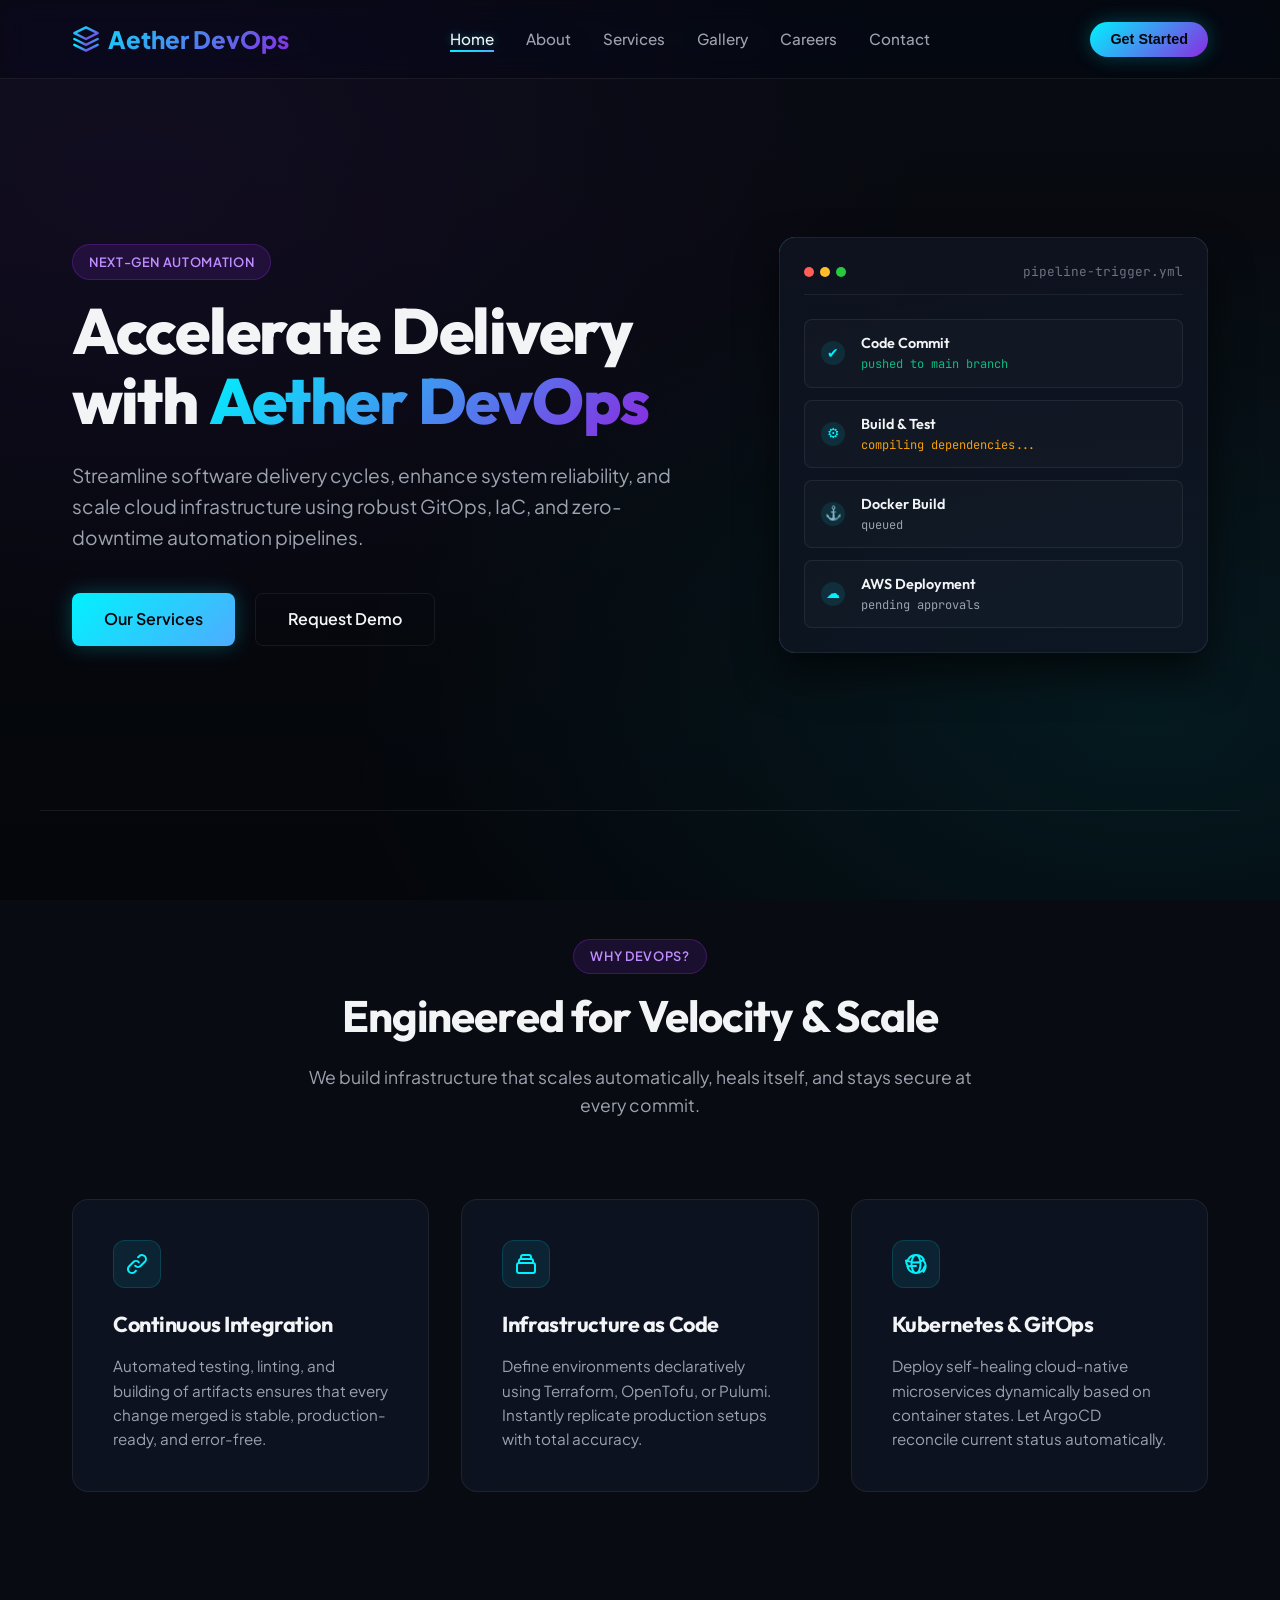
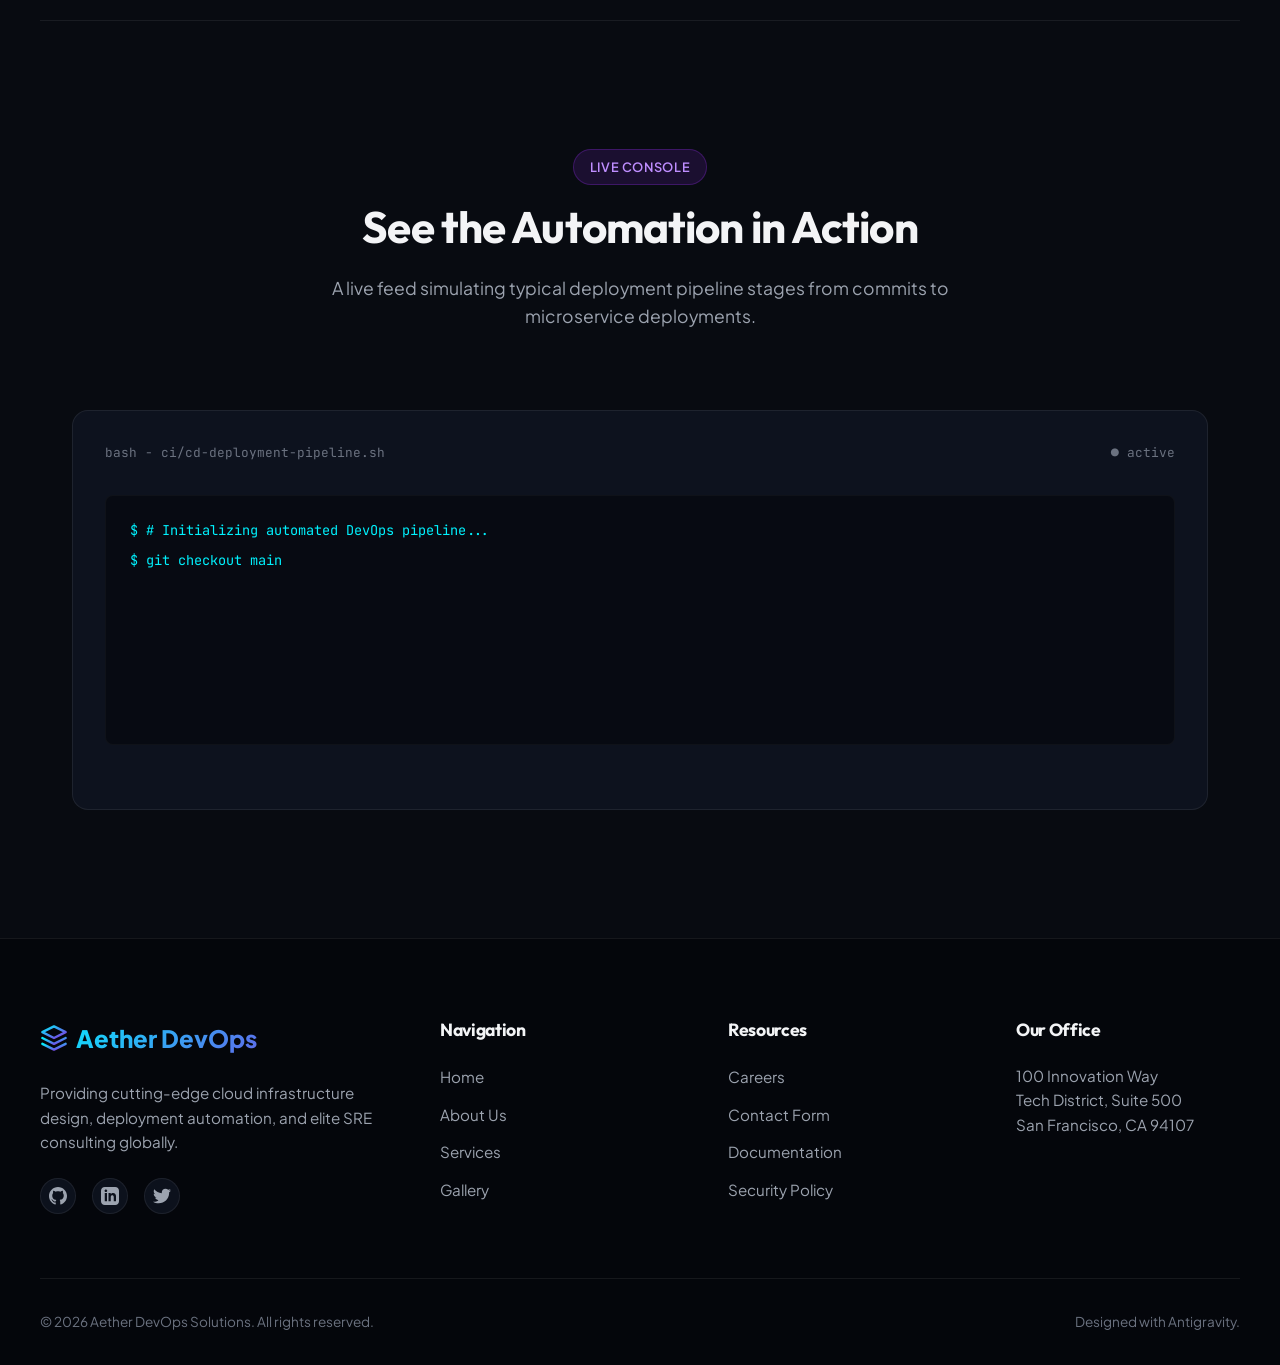
<file: src/main/webapp/index.html>
<!DOCTYPE html>
<html lang="en">
<head>
  <meta charset="UTF-8">
  <meta name="viewport" content="width=device-width, initial-scale=1.0">
  <title>Aether DevOps - High Performance Cloud & CI/CD Solutions</title>
  <meta name="description" content="Aether DevOps automates workflows, builds robust CI/CD pipelines, provisions Infrastructure as Code, and scales cloud environments.">
  <link rel="stylesheet" href="css/style.css">
</head>
<body>

  <!-- Logo Gradient Definition -->
  <svg style="width:0;height:0;position:absolute;" aria-hidden="true" focusable="false">
    <linearGradient id="logo-grad" x1="0%" y1="0%" x2="100%" y2="100%">
      <stop offset="0%" stop-color="#00f2fe" />
      <stop offset="100%" stop-color="#8a2be2" />
    </linearGradient>
  </svg>

  <!-- Navigation Bar -->
  <header>
    <div class="nav-container">
      <a href="index.html" class="logo">
        <svg viewBox="0 0 24 24" fill="none" stroke-width="2" stroke-linecap="round" stroke-linejoin="round">
          <polygon points="12 2 2 7 12 12 22 7 12 2" />
          <polyline points="2 17 12 22 22 17" />
          <polyline points="2 12 12 17 22 12" />
        </svg>
        <span>Aether DevOps</span>
      </a>
      <nav>
        <ul class="nav-links">
          <li><a href="index.html" class="active">Home</a></li>
          <li><a href="about.html">About</a></li>
          <li><a href="services.html">Services</a></li>
          <li><a href="gallery.html">Gallery</a></li>
          <li><a href="careers.html">Careers</a></li>
          <li><a href="contact.html">Contact</a></li>
        </ul>
      </nav>
      <button class="cta-btn" onclick="window.location.href='contact.html'">Get Started</button>
      <button class="menu-toggle" aria-label="Toggle Navigation">
        <span></span>
        <span></span>
        <span></span>
      </button>
    </div>
  </header>

  <!-- Main Content -->
  <main>
    <!-- Hero Section -->
    <section class="hero">
      <div class="hero-grid">
        <div class="hero-content animate-fade-in">
          <span class="section-badge">Next-Gen Automation</span>
          <h1>Accelerate Delivery with <span class="gradient-text">Aether DevOps</span></h1>
          <p>Streamline software delivery cycles, enhance system reliability, and scale cloud infrastructure using robust GitOps, IaC, and zero-downtime automation pipelines.</p>
          <div class="hero-actions">
            <a href="services.html" class="btn btn-primary">Our Services</a>
            <a href="contact.html" class="btn btn-secondary">Request Demo</a>
          </div>
        </div>
        <div class="hero-visual animate-fade-in" style="animation-delay: 0.2s;">
          <div class="dashboard-mockup">
            <div class="mockup-header">
              <div class="dots">
                <span></span>
                <span></span>
                <span></span>
              </div>
              <div class="mockup-title">pipeline-trigger.yml</div>
            </div>
            <div class="mockup-body">
              <div class="pipeline-step">
                <div class="step-icon">✔</div>
                <div class="step-info">
                  <div class="step-name">Code Commit</div>
                  <div class="step-status success">pushed to main branch</div>
                </div>
              </div>
              <div class="pipeline-step">
                <div class="step-icon">⚙</div>
                <div class="step-info">
                  <div class="step-name">Build & Test</div>
                  <div class="step-status running">compiling dependencies...</div>
                </div>
              </div>
              <div class="pipeline-step">
                <div class="step-icon">⚓</div>
                <div class="step-info">
                  <div class="step-name">Docker Build</div>
                  <div class="step-status">queued</div>
                </div>
              </div>
              <div class="pipeline-step">
                <div class="step-icon">☁</div>
                <div class="step-info">
                  <div class="step-name">AWS Deployment</div>
                  <div class="step-status">pending approvals</div>
                </div>
              </div>
            </div>
          </div>
        </div>
      </div>
    </section>

    <!-- Key DevOps Benefits -->
    <section class="section" style="border-top: 1px solid var(--surface-border);">
      <div class="section-header">
        <span class="section-badge">Why DevOps?</span>
        <h2 class="section-title">Engineered for Velocity & Scale</h2>
        <p class="section-subtitle">We build infrastructure that scales automatically, heals itself, and stays secure at every commit.</p>
      </div>

      <div class="grid-3">
        <!-- CI/CD Card -->
        <div class="card">
          <div class="card-icon">
            <svg style="width:24px;height:24px;" fill="none" stroke="currentColor" stroke-width="2" viewBox="0 0 24 24">
              <path stroke-linecap="round" stroke-linejoin="round" d="M13.828 10.172a4 4 0 00-5.656 0l-4 4a4 4 0 105.656 5.656l1.102-1.101m-.758-4.899a4 4 0 005.656 0l4-4a4 4 0 00-5.656-5.656l-1.1 1.1"></path>
            </svg>
          </div>
          <h3 class="card-title">Continuous Integration</h3>
          <p class="card-description">Automated testing, linting, and building of artifacts ensures that every change merged is stable, production-ready, and error-free.</p>
        </div>

        <!-- Infrastructure as Code Card -->
        <div class="card">
          <div class="card-icon">
            <svg style="width:24px;height:24px;" fill="none" stroke="currentColor" stroke-width="2" viewBox="0 0 24 24">
              <path stroke-linecap="round" stroke-linejoin="round" d="M19 11H5m14 0a2 2 0 012 2v6a2 2 0 01-2 2H5a2 2 0 01-2-2v-6a2 2 0 012-2m14 0V9a2 2 0 00-2-2M5 11V9a2 2 0 012-2m0 0V5a2 2 0 012-2h6a2 2 0 012 2v2M7 7h10"></path>
            </svg>
          </div>
          <h3 class="card-title">Infrastructure as Code</h3>
          <p class="card-description">Define environments declaratively using Terraform, OpenTofu, or Pulumi. Instantly replicate production setups with total accuracy.</p>
        </div>

        <!-- Kubernetes Card -->
        <div class="card">
          <div class="card-icon">
            <svg style="width:24px;height:24px;" fill="none" stroke="currentColor" stroke-width="2" viewBox="0 0 24 24">
              <path stroke-linecap="round" stroke-linejoin="round" d="M12 21a9.004 9.004 0 008.716-6.747M12 21a9.004 9.004 0 01-8.716-6.747M12 21c2.485 0 4.5-4.03 4.5-9S14.485 3 12 3m0 18c-2.485 0-4.5-4.03-4.5-9S9.515 3 12 3m0 0a8.997 8.997 0 017.843 4.582M12 3a8.997 8.997 0 00-7.843 4.582m15.686 0A11.953 11.953 0 0112 10.5c-2.905 0-5.64-.5-7.843-1.418m15.686 0a8.997 8.997 0 011.843 4.918c0 2.233-.813 4.275-2.16 5.862m-15.686-10.8A8.997 8.997 0 002 8.5c0 2.233.813 4.275 2.16 5.862m0 0L12 14"></path>
            </svg>
          </div>
          <h3 class="card-title">Kubernetes & GitOps</h3>
          <p class="card-description">Deploy self-healing cloud-native microservices dynamically based on container states. Let ArgoCD reconcile current status automatically.</p>
        </div>
      </div>
    </section>

    <!-- Interactive Pipeline Simulation section -->
    <section class="section" style="border-top: 1px solid var(--surface-border);">
      <div class="section-header">
        <span class="section-badge">Live Console</span>
        <h2 class="section-title">See the Automation in Action</h2>
        <p class="section-subtitle">A live feed simulating typical deployment pipeline stages from commits to microservice deployments.</p>
      </div>

      <div class="visual-interactive">
        <div class="terminal-title-bar">
          <span>bash - ci/cd-deployment-pipeline.sh</span>
          <span>● active</span>
        </div>
        <div class="terminal-logs" id="terminal-logs">
          <div class="terminal-line cmd">$ # Initializing automated DevOps pipeline...</div>
        </div>
      </div>
    </section>
  </main>

  <!-- Footer -->
  <footer>
    <div class="footer-container">
      <div class="footer-info">
        <a href="index.html" class="logo">
          <svg viewBox="0 0 24 24" fill="none" stroke-width="2" stroke-linecap="round" stroke-linejoin="round">
            <polygon points="12 2 2 7 12 12 22 7 12 2" />
            <polyline points="2 17 12 22 22 17" />
            <polyline points="2 12 12 17 22 12" />
          </svg>
          <span>Aether DevOps</span>
        </a>
        <p>Providing cutting-edge cloud infrastructure design, deployment automation, and elite SRE consulting globally.</p>
        <div class="social-links">
          <a href="#" class="social-btn" aria-label="GitHub">
            <svg style="width:18px;height:18px;" fill="currentColor" viewBox="0 0 24 24"><path d="M12 0c-6.626 0-12 5.373-12 12 0 5.302 3.438 9.8 8.207 11.387.599.111.793-.261.793-.577v-2.234c-3.338.726-4.033-1.416-4.033-1.416-.546-1.387-1.333-1.756-1.333-1.756-1.089-.745.083-.729.083-.729 1.205.084 1.839 1.237 1.839 1.237 1.07 1.834 2.807 1.304 3.492.997.107-.775.418-1.305.762-1.604-2.665-.305-5.467-1.334-5.467-5.931 0-1.311.469-2.381 1.236-3.221-.124-.303-.535-1.524.117-3.176 0 0 1.008-.322 3.301 1.23.957-.266 1.983-.399 3.003-.404 1.02.005 2.047.138 3.006.404 2.291-1.552 3.297-1.23 3.297-1.23.653 1.653.242 2.874.118 3.176.77.84 1.235 1.911 1.235 3.221 0 4.609-2.807 5.624-5.479 5.921.43.372.823 1.102.823 2.222v3.293c0 .319.192.694.801.576 4.765-1.589 8.199-6.086 8.199-11.386 0-6.627-5.373-12-12-12z"/></svg>
          </a>
          <a href="#" class="social-btn" aria-label="LinkedIn">
            <svg style="width:18px;height:18px;" fill="currentColor" viewBox="0 0 24 24"><path d="M19 0h-14c-2.761 0-5 2.239-5 5v14c0 2.761 2.239 5 5 5h14c2.762 0 5-2.239 5-5v-14c0-2.761-2.238-5-5-5zm-11 19h-3v-11h3v11zm-1.5-12.268c-.966 0-1.75-.779-1.75-1.75s.784-1.75 1.75-1.75 1.75.779 1.75 1.75-.784 1.75-1.75 1.75zm13.5 12.268h-3v-5.604c0-3.368-4-3.113-4 0v5.604h-3v-11h3v1.765c1.396-2.586 7-2.777 7 2.476v6.759z"/></svg>
          </a>
          <a href="#" class="social-btn" aria-label="Twitter">
            <svg style="width:18px;height:18px;" fill="currentColor" viewBox="0 0 24 24"><path d="M24 4.557c-.883.392-1.832.656-2.828.775 1.017-.609 1.798-1.574 2.165-2.724-.951.564-2.005.974-3.127 1.195-.897-.957-2.178-1.555-3.594-1.555-3.179 0-5.515 2.966-4.797 6.045-4.091-.205-7.719-2.165-10.148-5.144-1.29 2.213-.669 5.108 1.523 6.574-.806-.026-1.566-.247-2.229-.616-.054 2.281 1.581 4.415 3.949 4.89-.693.188-1.452.232-2.224.084.626 1.956 2.444 3.379 4.6 3.419-2.07 1.623-4.678 2.348-7.29 2.04 2.179 1.397 4.768 2.212 7.548 2.212 9.142 0 14.307-7.721 13.995-14.646.962-.695 1.797-1.562 2.457-2.549z"/></svg>
          </a>
        </div>
      </div>
      <div class="footer-column">
        <h4>Navigation</h4>
        <ul>
          <li><a href="index.html">Home</a></li>
          <li><a href="about.html">About Us</a></li>
          <li><a href="services.html">Services</a></li>
          <li><a href="gallery.html">Gallery</a></li>
        </ul>
      </div>
      <div class="footer-column">
        <h4>Resources</h4>
        <ul>
          <li><a href="careers.html">Careers</a></li>
          <li><a href="contact.html">Contact Form</a></li>
          <li><a href="https://github.com" target="_blank" rel="noopener">Documentation</a></li>
          <li><a href="#">Security Policy</a></li>
        </ul>
      </div>
      <div class="footer-column">
        <h4>Our Office</h4>
        <p style="color:var(--text-secondary);font-size:0.95rem;">
          100 Innovation Way<br>
          Tech District, Suite 500<br>
          San Francisco, CA 94107
        </p>
      </div>
    </div>
    <div class="footer-bottom">
      <span>&copy; 2026 Aether DevOps Solutions. All rights reserved.</span>
      <span>Designed with Antigravity.</span>
    </div>
  </footer>

  <script src="js/main.js"></script>
</body>
</html>
</file>
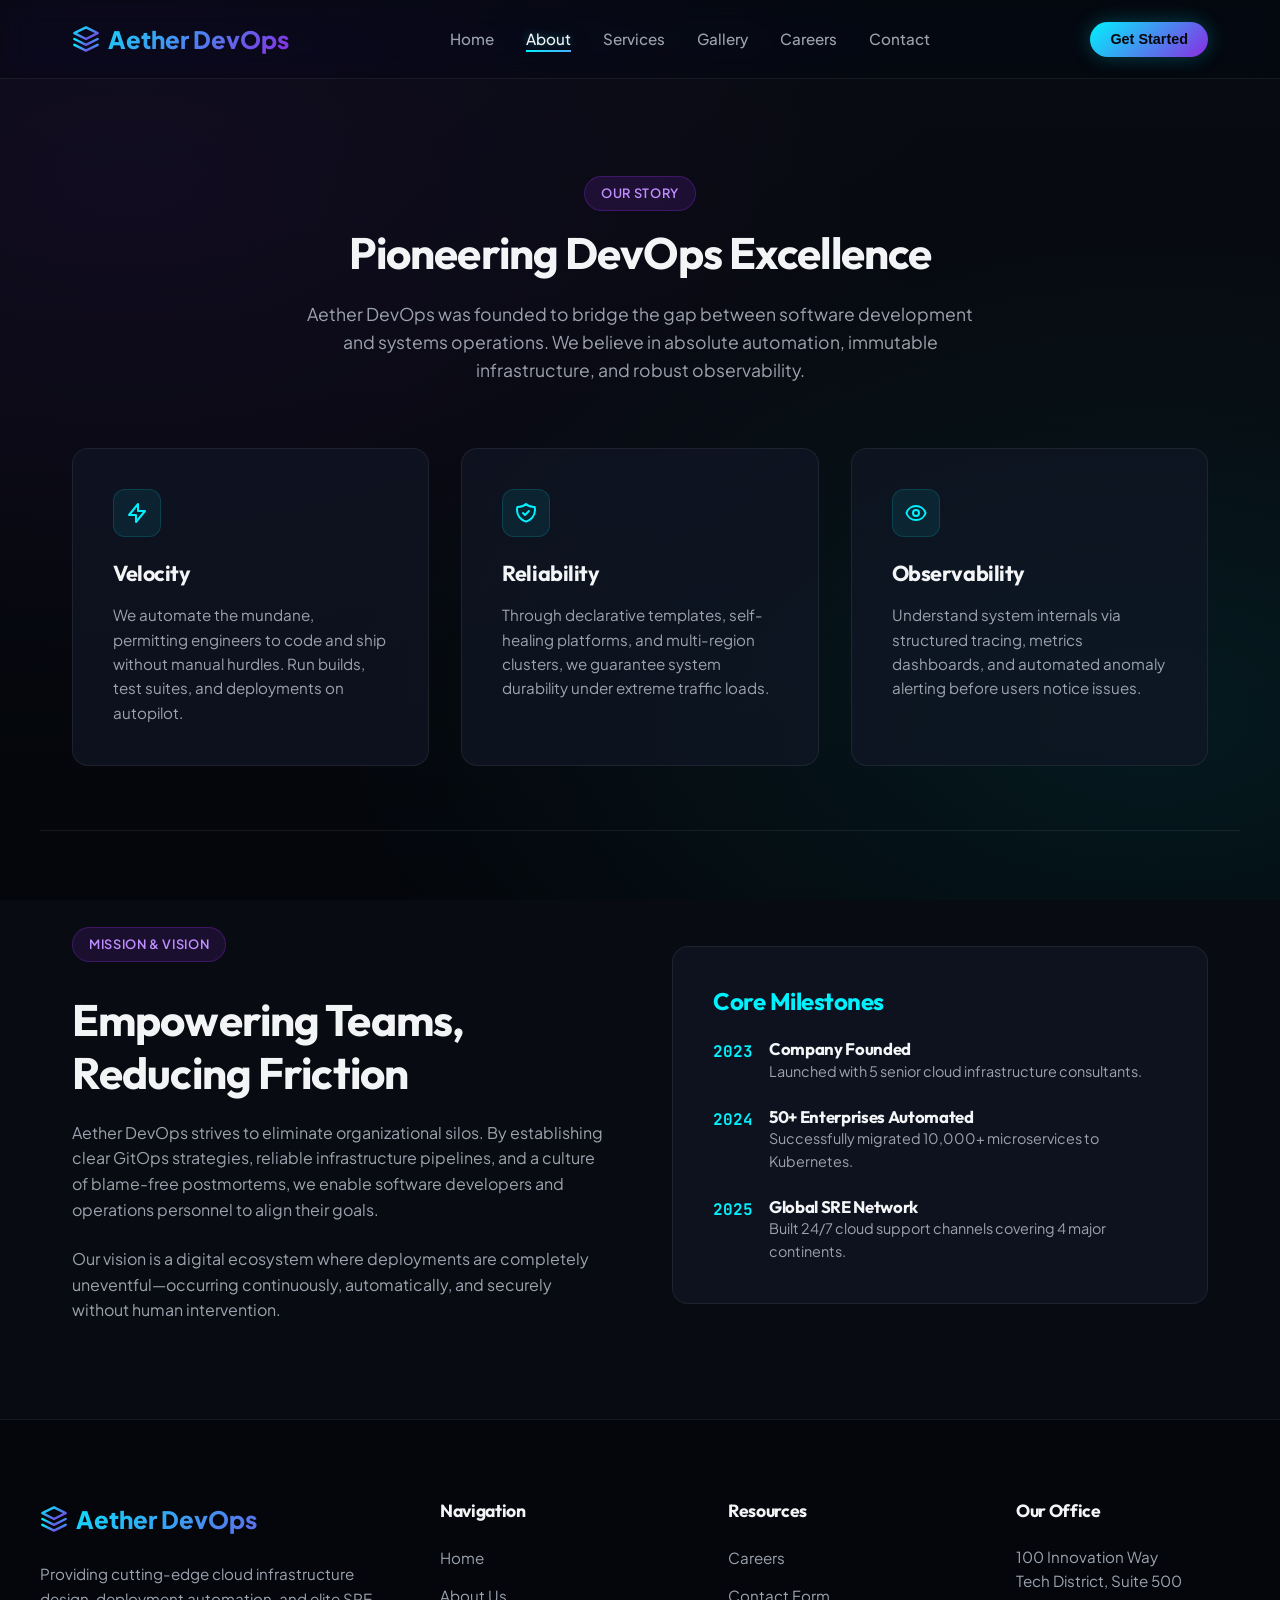
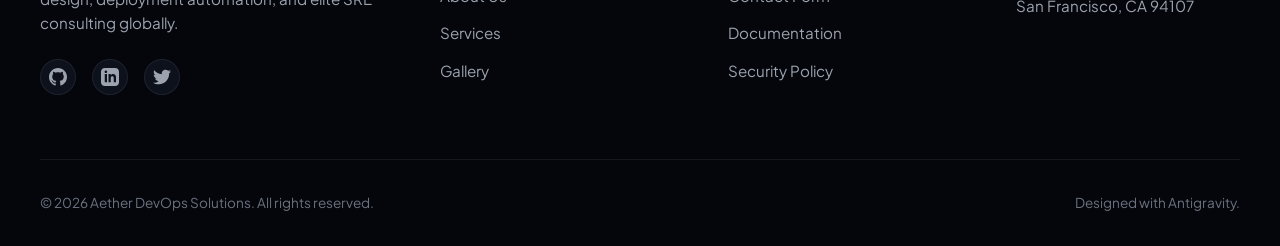
<file: src/main/webapp/about.html>
<!DOCTYPE html>
<html lang="en">
<head>
  <meta charset="UTF-8">
  <meta name="viewport" content="width=device-width, initial-scale=1.0">
  <title>About Us - Aether DevOps</title>
  <meta name="description" content="Learn about Aether DevOps' team, mission, history, and core philosophies guiding our automated cloud services.">
  <link rel="stylesheet" href="css/style.css">
</head>
<body>

  <!-- Logo Gradient Definition -->
  <svg style="width:0;height:0;position:absolute;" aria-hidden="true" focusable="false">
    <linearGradient id="logo-grad" x1="0%" y1="0%" x2="100%" y2="100%">
      <stop offset="0%" stop-color="#00f2fe" />
      <stop offset="100%" stop-color="#8a2be2" />
    </linearGradient>
  </svg>

  <!-- Navigation Bar -->
  <header>
    <div class="nav-container">
      <a href="index.html" class="logo">
        <svg viewBox="0 0 24 24" fill="none" stroke-width="2" stroke-linecap="round" stroke-linejoin="round">
          <polygon points="12 2 2 7 12 12 22 7 12 2" />
          <polyline points="2 17 12 22 22 17" />
          <polyline points="2 12 12 17 22 12" />
        </svg>
        <span>Aether DevOps</span>
      </a>
      <nav>
        <ul class="nav-links">
          <li><a href="index.html">Home</a></li>
          <li><a href="about.html" class="active">About</a></li>
          <li><a href="services.html">Services</a></li>
          <li><a href="gallery.html">Gallery</a></li>
          <li><a href="careers.html">Careers</a></li>
          <li><a href="contact.html">Contact</a></li>
        </ul>
      </nav>
      <button class="cta-btn" onclick="window.location.href='contact.html'">Get Started</button>
      <button class="menu-toggle" aria-label="Toggle Navigation">
        <span></span>
        <span></span>
        <span></span>
      </button>
    </div>
  </header>

  <!-- Main Content -->
  <main>
    <!-- About Intro Section -->
    <section class="section animate-fade-in" style="padding-top:6rem; padding-bottom:4rem;">
      <div class="section-header" style="margin-bottom: 3rem;">
        <span class="section-badge">Our Story</span>
        <h1 class="section-title">Pioneering DevOps Excellence</h1>
        <p class="section-subtitle">Aether DevOps was founded to bridge the gap between software development and systems operations. We believe in absolute automation, immutable infrastructure, and robust observability.</p>
      </div>

      <!-- Philosophy Cards -->
      <div class="grid-3" style="margin-top: 4rem;">
        <div class="card">
          <div class="card-icon">
            <svg style="width:24px;height:24px;" fill="none" stroke="currentColor" stroke-width="2" viewBox="0 0 24 24">
              <path stroke-linecap="round" stroke-linejoin="round" d="M13 10V3L4 14h7v7l9-11h-7z"></path>
            </svg>
          </div>
          <h3 class="card-title">Velocity</h3>
          <p class="card-description">We automate the mundane, permitting engineers to code and ship without manual hurdles. Run builds, test suites, and deployments on autopilot.</p>
        </div>

        <div class="card">
          <div class="card-icon">
            <svg style="width:24px;height:24px;" fill="none" stroke="currentColor" stroke-width="2" viewBox="0 0 24 24">
              <path stroke-linecap="round" stroke-linejoin="round" d="M9 12l2 2 4-4m5.618-4.016A11.955 11.955 0 0112 2.944a11.955 11.955 0 01-8.618 3.04A12.02 12.02 0 003 9c0 5.591 3.824 10.29 9 11.622 5.176-1.332 9-6.03 9-11.622 0-1.042-.133-2.052-.382-3.016z"></path>
            </svg>
          </div>
          <h3 class="card-title">Reliability</h3>
          <p class="card-description">Through declarative templates, self-healing platforms, and multi-region clusters, we guarantee system durability under extreme traffic loads.</p>
        </div>

        <div class="card">
          <div class="card-icon">
            <svg style="width:24px;height:24px;" fill="none" stroke="currentColor" stroke-width="2" viewBox="0 0 24 24">
              <path stroke-linecap="round" stroke-linejoin="round" d="M15 12a3 3 0 11-6 0 3 3 0 016 0z"></path>
              <path stroke-linecap="round" stroke-linejoin="round" d="M2.458 12C3.732 7.943 7.523 5 12 5c4.478 0 8.268 2.943 9.542 7-1.274 4.057-5.064 7-9.542 7-4.477 0-8.268-2.943-9.542-7z"></path>
            </svg>
          </div>
          <h3 class="card-title">Observability</h3>
          <p class="card-description">Understand system internals via structured tracing, metrics dashboards, and automated anomaly alerting before users notice issues.</p>
        </div>
      </div>
    </section>

    <!-- Mission & Vision Section -->
    <section class="section" style="border-top: 1px solid var(--surface-border); padding-top:6rem; padding-bottom:6rem;">
      <div style="display:grid; grid-template-columns: repeat(auto-fit, minmax(300px, 1fr)); gap: 4rem; align-items: center;">
        <div>
          <span class="section-badge">Mission & Vision</span>
          <h2 class="section-title" style="margin-top: 1rem;">Empowering Teams, Reducing Friction</h2>
          <p style="color:var(--text-secondary); margin-bottom: 1.5rem;">
            Aether DevOps strives to eliminate organizational silos. By establishing clear GitOps strategies, reliable infrastructure pipelines, and a culture of blame-free postmortems, we enable software developers and operations personnel to align their goals.
          </p>
          <p style="color:var(--text-secondary);">
            Our vision is a digital ecosystem where deployments are completely uneventful—occurring continuously, automatically, and securely without human intervention.
          </p>
        </div>
        <div style="background:var(--surface); border: 1px solid var(--surface-border); border-radius: 16px; padding: 2.5rem; position:relative; overflow:hidden;">
          <h3 style="font-size:1.5rem; margin-bottom:1.5rem; color:var(--primary);">Core Milestones</h3>
          <div style="display:flex; flex-direction:column; gap:1.5rem;">
            <div style="display:flex; gap:1rem; align-items:flex-start;">
              <span style="font-family:var(--font-mono); color:var(--primary); font-weight:700;">2023</span>
              <div>
                <h4 style="font-size:1.05rem;">Company Founded</h4>
                <p style="color:var(--text-secondary); font-size:0.9rem;">Launched with 5 senior cloud infrastructure consultants.</p>
              </div>
            </div>
            <div style="display:flex; gap:1rem; align-items:flex-start;">
              <span style="font-family:var(--font-mono); color:var(--primary); font-weight:700;">2024</span>
              <div>
                <h4 style="font-size:1.05rem;">50+ Enterprises Automated</h4>
                <p style="color:var(--text-secondary); font-size:0.9rem;">Successfully migrated 10,000+ microservices to Kubernetes.</p>
              </div>
            </div>
            <div style="display:flex; gap:1rem; align-items:flex-start;">
              <span style="font-family:var(--font-mono); color:var(--primary); font-weight:700;">2025</span>
              <div>
                <h4 style="font-size:1.05rem;">Global SRE Network</h4>
                <p style="color:var(--text-secondary); font-size:0.9rem;">Built 24/7 cloud support channels covering 4 major continents.</p>
              </div>
            </div>
          </div>
        </div>
      </div>
    </section>
  </main>

  <!-- Footer -->
  <footer>
    <div class="footer-container">
      <div class="footer-info">
        <a href="index.html" class="logo">
          <svg viewBox="0 0 24 24" fill="none" stroke-width="2" stroke-linecap="round" stroke-linejoin="round">
            <polygon points="12 2 2 7 12 12 22 7 12 2" />
            <polyline points="2 17 12 22 22 17" />
            <polyline points="2 12 12 17 22 12" />
          </svg>
          <span>Aether DevOps</span>
        </a>
        <p>Providing cutting-edge cloud infrastructure design, deployment automation, and elite SRE consulting globally.</p>
        <div class="social-links">
          <a href="#" class="social-btn" aria-label="GitHub">
            <svg style="width:18px;height:18px;" fill="currentColor" viewBox="0 0 24 24"><path d="M12 0c-6.626 0-12 5.373-12 12 0 5.302 3.438 9.8 8.207 11.387.599.111.793-.261.793-.577v-2.234c-3.338.726-4.033-1.416-4.033-1.416-.546-1.387-1.333-1.756-1.333-1.756-1.089-.745.083-.729.083-.729 1.205.084 1.839 1.237 1.839 1.237 1.07 1.834 2.807 1.304 3.492.997.107-.775.418-1.305.762-1.604-2.665-.305-5.467-1.334-5.467-5.931 0-1.311.469-2.381 1.236-3.221-.124-.303-.535-1.524.117-3.176 0 0 1.008-.322 3.301 1.23.957-.266 1.983-.399 3.003-.404 1.02.005 2.047.138 3.006.404 2.291-1.552 3.297-1.23 3.297-1.23.653 1.653.242 2.874.118 3.176.77.84 1.235 1.911 1.235 3.221 0 4.609-2.807 5.624-5.479 5.921.43.372.823 1.102.823 2.222v3.293c0 .319.192.694.801.576 4.765-1.589 8.199-6.086 8.199-11.386 0-6.627-5.373-12-12-12z"/></svg>
          </a>
          <a href="#" class="social-btn" aria-label="LinkedIn">
            <svg style="width:18px;height:18px;" fill="currentColor" viewBox="0 0 24 24"><path d="M19 0h-14c-2.761 0-5 2.239-5 5v14c0 2.761 2.239 5 5 5h14c2.762 0 5-2.239 5-5v-14c0-2.761-2.238-5-5-5zm-11 19h-3v-11h3v11zm-1.5-12.268c-.966 0-1.75-.779-1.75-1.75s.784-1.75 1.75-1.75 1.75.779 1.75 1.75-.784 1.75-1.75 1.75zm13.5 12.268h-3v-5.604c0-3.368-4-3.113-4 0v5.604h-3v-11h3v1.765c1.396-2.586 7-2.777 7 2.476v6.759z"/></svg>
          </a>
          <a href="#" class="social-btn" aria-label="Twitter">
            <svg style="width:18px;height:18px;" fill="currentColor" viewBox="0 0 24 24"><path d="M24 4.557c-.883.392-1.832.656-2.828.775 1.017-.609 1.798-1.574 2.165-2.724-.951.564-2.005.974-3.127 1.195-.897-.957-2.178-1.555-3.594-1.555-3.179 0-5.515 2.966-4.797 6.045-4.091-.205-7.719-2.165-10.148-5.144-1.29 2.213-.669 5.108 1.523 6.574-.806-.026-1.566-.247-2.229-.616-.054 2.281 1.581 4.415 3.949 4.89-.693.188-1.452.232-2.224.084.626 1.956 2.444 3.379 4.6 3.419-2.07 1.623-4.678 2.348-7.29 2.04 2.179 1.397 4.768 2.212 7.548 2.212 9.142 0 14.307-7.721 13.995-14.646.962-.695 1.797-1.562 2.457-2.549z"/></svg>
          </a>
        </div>
      </div>
      <div class="footer-column">
        <h4>Navigation</h4>
        <ul>
          <li><a href="index.html">Home</a></li>
          <li><a href="about.html">About Us</a></li>
          <li><a href="services.html">Services</a></li>
          <li><a href="gallery.html">Gallery</a></li>
        </ul>
      </div>
      <div class="footer-column">
        <h4>Resources</h4>
        <ul>
          <li><a href="careers.html">Careers</a></li>
          <li><a href="contact.html">Contact Form</a></li>
          <li><a href="https://github.com" target="_blank" rel="noopener">Documentation</a></li>
          <li><a href="#">Security Policy</a></li>
        </ul>
      </div>
      <div class="footer-column">
        <h4>Our Office</h4>
        <p style="color:var(--text-secondary);font-size:0.95rem;">
          100 Innovation Way<br>
          Tech District, Suite 500<br>
          San Francisco, CA 94107
        </p>
      </div>
    </div>
    <div class="footer-bottom">
      <span>&copy; 2026 Aether DevOps Solutions. All rights reserved.</span>
      <span>Designed with Antigravity.</span>
    </div>
  </footer>

  <script src="js/main.js"></script>
</body>
</html>
</file>
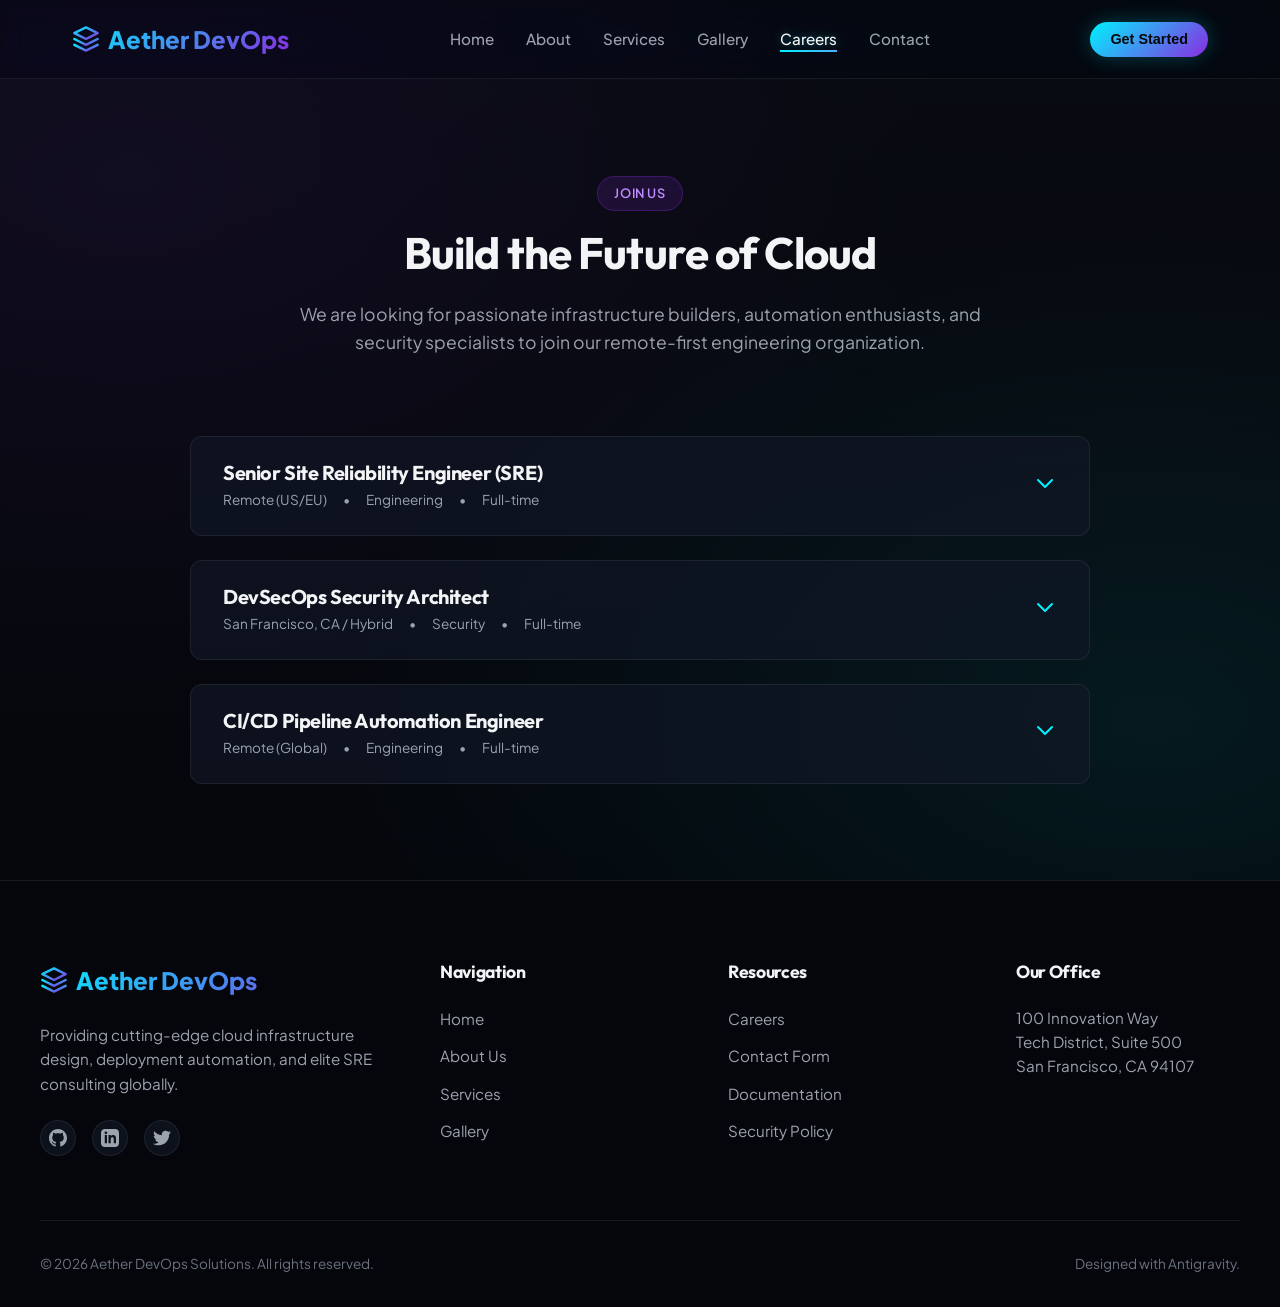
<file: src/main/webapp/careers.html>
<!DOCTYPE html>
<html lang="en">
<head>
  <meta charset="UTF-8">
  <meta name="viewport" content="width=device-width, initial-scale=1.0">
  <title>Careers - Aether DevOps</title>
  <meta name="description" content="Join the Aether DevOps team! View open positions for Site Reliability Engineers, Cloud Architects, and Pipeline Automation Specialists.">
  <link rel="stylesheet" href="css/style.css">
</head>
<body>

  <!-- Logo Gradient Definition -->
  <svg style="width:0;height:0;position:absolute;" aria-hidden="true" focusable="false">
    <linearGradient id="logo-grad" x1="0%" y1="0%" x2="100%" y2="100%">
      <stop offset="0%" stop-color="#00f2fe" />
      <stop offset="100%" stop-color="#8a2be2" />
    </linearGradient>
  </svg>

  <!-- Navigation Bar -->
  <header>
    <div class="nav-container">
      <a href="index.html" class="logo">
        <svg viewBox="0 0 24 24" fill="none" stroke-width="2" stroke-linecap="round" stroke-linejoin="round">
          <polygon points="12 2 2 7 12 12 22 7 12 2" />
          <polyline points="2 17 12 22 22 17" />
          <polyline points="2 12 12 17 22 12" />
        </svg>
        <span>Aether DevOps</span>
      </a>
      <nav>
        <ul class="nav-links">
          <li><a href="index.html">Home</a></li>
          <li><a href="about.html">About</a></li>
          <li><a href="services.html">Services</a></li>
          <li><a href="gallery.html">Gallery</a></li>
          <li><a href="careers.html" class="active">Careers</a></li>
          <li><a href="contact.html">Contact</a></li>
        </ul>
      </nav>
      <button class="cta-btn" onclick="window.location.href='contact.html'">Get Started</button>
      <button class="menu-toggle" aria-label="Toggle Navigation">
        <span></span>
        <span></span>
        <span></span>
      </button>
    </div>
  </header>

  <!-- Main Content -->
  <main>
    <section class="section animate-fade-in" style="padding-top:6rem; padding-bottom:6rem;">
      <div class="section-header">
        <span class="section-badge">Join Us</span>
        <h1 class="section-title">Build the Future of Cloud</h1>
        <p class="section-subtitle">We are looking for passionate infrastructure builders, automation enthusiasts, and security specialists to join our remote-first engineering organization.</p>
      </div>

      <!-- Job Openings Accordion -->
      <div class="jobs-list">
        <!-- Job 1 -->
        <div class="job-item">
          <div class="job-header">
            <div class="job-title-group">
              <h3>Senior Site Reliability Engineer (SRE)</h3>
              <div class="job-meta">
                <span>Remote (US/EU)</span>
                <span>•</span>
                <span>Engineering</span>
                <span>•</span>
                <span>Full-time</span>
              </div>
            </div>
            <div class="job-arrow">
              <svg style="width:24px;height:24px;" fill="none" stroke="currentColor" stroke-width="2" viewBox="0 0 24 24">
                <path stroke-linecap="round" stroke-linejoin="round" d="M19 9l-7 7-7-7"></path>
              </svg>
            </div>
          </div>
          <div class="job-details">
            <p class="job-description">
              As a Senior SRE, you will own the reliability, scalability, and performance of our multi-tenant Kubernetes platforms. You will design failover automation, monitor indicators, and lead incident response.
            </p>
            <div class="job-requirements">
              <h4>Role Requirements</h4>
              <ul>
                <li>5+ years of experience managing production infrastructure in AWS or GCP.</li>
                <li>Expertise with container orchestration (Kubernetes) and Service Meshes (Istio, Linkerd).</li>
                <li>Proficiency in Infrastructure as Code (Terraform) and GitOps (ArgoCD/Flux).</li>
                <li>Strong programming skills in Go, Python, or Rust.</li>
              </ul>
            </div>
            <button class="btn btn-primary" onclick="window.location.href='contact.html?position=sre'">Apply for this position</button>
          </div>
        </div>

        <!-- Job 2 -->
        <div class="job-item">
          <div class="job-header">
            <div class="job-title-group">
              <h3>DevSecOps Security Architect</h3>
              <div class="job-meta">
                <span>San Francisco, CA / Hybrid</span>
                <span>•</span>
                <span>Security</span>
                <span>•</span>
                <span>Full-time</span>
              </div>
            </div>
            <div class="job-arrow">
              <svg style="width:24px;height:24px;" fill="none" stroke="currentColor" stroke-width="2" viewBox="0 0 24 24">
                <path stroke-linecap="round" stroke-linejoin="round" d="M19 9l-7 7-7-7"></path>
              </svg>
            </div>
          </div>
          <div class="job-details">
            <p class="job-description">
              We are seeking a DevSecOps Security Architect to embed robust security protocols directly into software release cycles. You will design vulnerability gates, execute container scans, and enforce cloud security posture guidelines.
            </p>
            <div class="job-requirements">
              <h4>Role Requirements</h4>
              <ul>
                <li>Deep knowledge of cloud security standards (CIS Benchmarks, NIST).</li>
                <li>Hands-on experience with pipeline scanners (Trivy, SonarQube, Snyk).</li>
                <li>Familiarity with IAM administration, secrets protection, and KMS.</li>
                <li>Background in penetration testing or secure code auditing is a plus.</li>
              </ul>
            </div>
            <button class="btn btn-primary" onclick="window.location.href='contact.html?position=security'">Apply for this position</button>
          </div>
        </div>

        <!-- Job 3 -->
        <div class="job-item">
          <div class="job-header">
            <div class="job-title-group">
              <h3>CI/CD Pipeline Automation Engineer</h3>
              <div class="job-meta">
                <span>Remote (Global)</span>
                <span>•</span>
                <span>Engineering</span>
                <span>•</span>
                <span>Full-time</span>
              </div>
            </div>
            <div class="job-arrow">
              <svg style="width:24px;height:24px;" fill="none" stroke="currentColor" stroke-width="2" viewBox="0 0 24 24">
                <path stroke-linecap="round" stroke-linejoin="round" d="M19 9l-7 7-7-7"></path>
              </svg>
            </div>
          </div>
          <div class="job-details">
            <p class="job-description">
              Help us streamline deployment pipelines for diverse product lines. You will build reusable pipeline templates, optimize cache speeds, and coordinate blue-green deployment pipelines.
            </p>
            <div class="job-requirements">
              <h4>Role Requirements</h4>
              <ul>
                <li>Deep familiarity with GitHub Actions, GitLab CI, or CircleCI.</li>
                <li>Proficiency in shell scripting (Bash), Docker, and Linux administration.</li>
                <li>Understanding of maven, gradle, npm, or pip packaging ecosystems.</li>
                <li>Obsession with reducing build speeds and pipeline reliability.</li>
              </ul>
            </div>
            <button class="btn btn-primary" onclick="window.location.href='contact.html?position=cicd'">Apply for this position</button>
          </div>
        </div>
      </div>
    </section>
  </main>

  <!-- Footer -->
  <footer>
    <div class="footer-container">
      <div class="footer-info">
        <a href="index.html" class="logo">
          <svg viewBox="0 0 24 24" fill="none" stroke-width="2" stroke-linecap="round" stroke-linejoin="round">
            <polygon points="12 2 2 7 12 12 22 7 12 2" />
            <polyline points="2 17 12 22 22 17" />
            <polyline points="2 12 12 17 22 12" />
          </svg>
          <span>Aether DevOps</span>
        </a>
        <p>Providing cutting-edge cloud infrastructure design, deployment automation, and elite SRE consulting globally.</p>
        <div class="social-links">
          <a href="#" class="social-btn" aria-label="GitHub">
            <svg style="width:18px;height:18px;" fill="currentColor" viewBox="0 0 24 24"><path d="M12 0c-6.626 0-12 5.373-12 12 0 5.302 3.438 9.8 8.207 11.387.599.111.793-.261.793-.577v-2.234c-3.338.726-4.033-1.416-4.033-1.416-.546-1.387-1.333-1.756-1.333-1.756-1.089-.745.083-.729.083-.729 1.205.084 1.839 1.237 1.839 1.237 1.07 1.834 2.807 1.304 3.492.997.107-.775.418-1.305.762-1.604-2.665-.305-5.467-1.334-5.467-5.931 0-1.311.469-2.381 1.236-3.221-.124-.303-.535-1.524.117-3.176 0 0 1.008-.322 3.301 1.23.957-.266 1.983-.399 3.003-.404 1.02.005 2.047.138 3.006.404 2.291-1.552 3.297-1.23 3.297-1.23.653 1.653.242 2.874.118 3.176.77.84 1.235 1.911 1.235 3.221 0 4.609-2.807 5.624-5.479 5.921.43.372.823 1.102.823 2.222v3.293c0 .319.192.694.801.576 4.765-1.589 8.199-6.086 8.199-11.386 0-6.627-5.373-12-12-12z"/></svg>
          </a>
          <a href="#" class="social-btn" aria-label="LinkedIn">
            <svg style="width:18px;height:18px;" fill="currentColor" viewBox="0 0 24 24"><path d="M19 0h-14c-2.761 0-5 2.239-5 5v14c0 2.761 2.239 5 5 5h14c2.762 0 5-2.239 5-5v-14c0-2.761-2.238-5-5-5zm-11 19h-3v-11h3v11zm-1.5-12.268c-.966 0-1.75-.779-1.75-1.75s.784-1.75 1.75-1.75 1.75.779 1.75 1.75-.784 1.75-1.75 1.75zm13.5 12.268h-3v-5.604c0-3.368-4-3.113-4 0v5.604h-3v-11h3v1.765c1.396-2.586 7-2.777 7 2.476v6.759z"/></svg>
          </a>
          <a href="#" class="social-btn" aria-label="Twitter">
            <svg style="width:18px;height:18px;" fill="currentColor" viewBox="0 0 24 24"><path d="M24 4.557c-.883.392-1.832.656-2.828.775 1.017-.609 1.798-1.574 2.165-2.724-.951.564-2.005.974-3.127 1.195-.897-.957-2.178-1.555-3.594-1.555-3.179 0-5.515 2.966-4.797 6.045-4.091-.205-7.719-2.165-10.148-5.144-1.29 2.213-.669 5.108 1.523 6.574-.806-.026-1.566-.247-2.229-.616-.054 2.281 1.581 4.415 3.949 4.89-.693.188-1.452.232-2.224.084.626 1.956 2.444 3.379 4.6 3.419-2.07 1.623-4.678 2.348-7.29 2.04 2.179 1.397 4.768 2.212 7.548 2.212 9.142 0 14.307-7.721 13.995-14.646.962-.695 1.797-1.562 2.457-2.549z"/></svg>
          </a>
        </div>
      </div>
      <div class="footer-column">
        <h4>Navigation</h4>
        <ul>
          <li><a href="index.html">Home</a></li>
          <li><a href="about.html">About Us</a></li>
          <li><a href="services.html">Services</a></li>
          <li><a href="gallery.html">Gallery</a></li>
        </ul>
      </div>
      <div class="footer-column">
        <h4>Resources</h4>
        <ul>
          <li><a href="careers.html">Careers</a></li>
          <li><a href="contact.html">Contact Form</a></li>
          <li><a href="https://github.com" target="_blank" rel="noopener">Documentation</a></li>
          <li><a href="#">Security Policy</a></li>
        </ul>
      </div>
      <div class="footer-column">
        <h4>Our Office</h4>
        <p style="color:var(--text-secondary);font-size:0.95rem;">
          100 Innovation Way<br>
          Tech District, Suite 500<br>
          San Francisco, CA 94107
        </p>
      </div>
    </div>
    <div class="footer-bottom">
      <span>&copy; 2026 Aether DevOps Solutions. All rights reserved.</span>
      <span>Designed with Antigravity.</span>
    </div>
  </footer>

  <script src="js/main.js"></script>
</body>
</html>
</file>
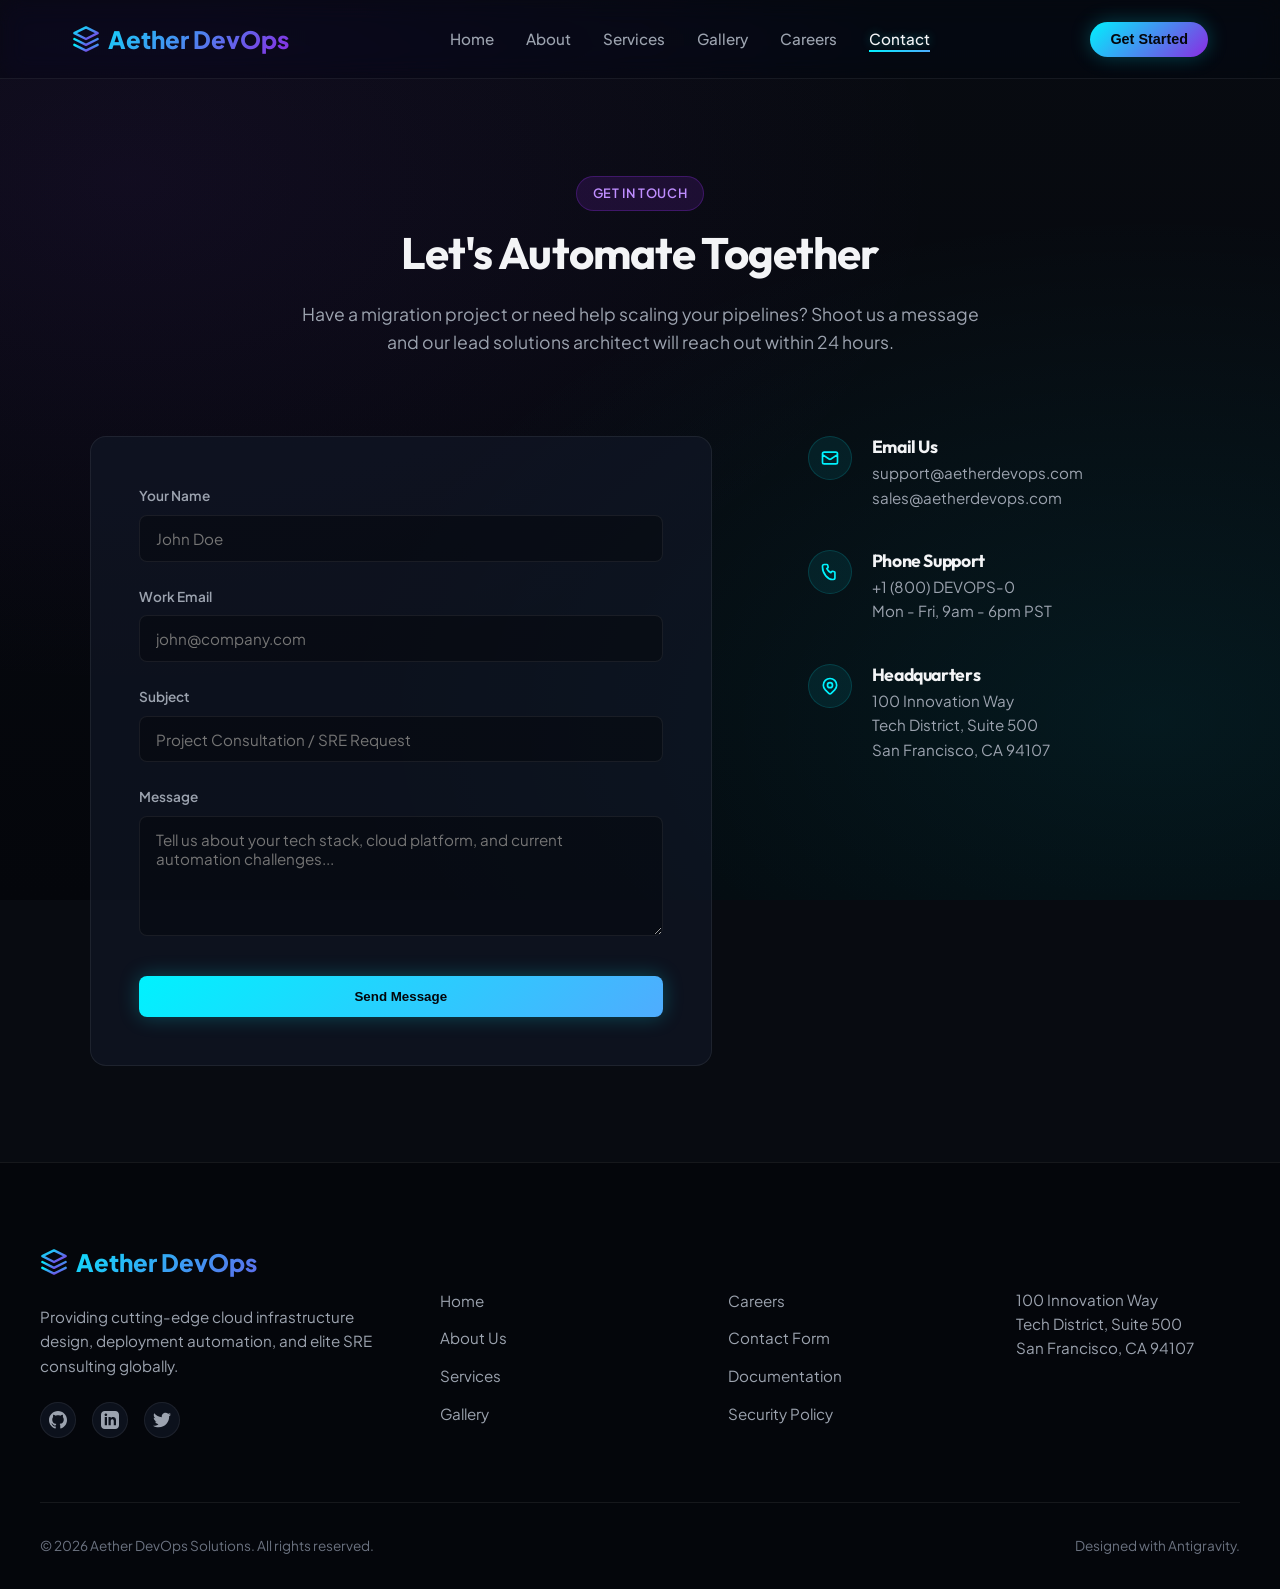
<file: src/main/webapp/contact.html>
<!DOCTYPE html>
<html lang="en">
<head>
  <meta charset="UTF-8">
  <meta name="viewport" content="width=device-width, initial-scale=1.0">
  <title>Contact Us - Aether DevOps</title>
  <meta name="description" content="Get in touch with Aether DevOps! Send a message for project estimates, cloud consultations, SRE setups, or job applications.">
  <link rel="stylesheet" href="css/style.css">
</head>
<body>

  <!-- Logo Gradient Definition -->
  <svg style="width:0;height:0;position:absolute;" aria-hidden="true" focusable="false">
    <linearGradient id="logo-grad" x1="0%" y1="0%" x2="100%" y2="100%">
      <stop offset="0%" stop-color="#00f2fe" />
      <stop offset="100%" stop-color="#8a2be2" />
    </linearGradient>
  </svg>

  <!-- Navigation Bar -->
  <header>
    <div class="nav-container">
      <a href="index.html" class="logo">
        <svg viewBox="0 0 24 24" fill="none" stroke-width="2" stroke-linecap="round" stroke-linejoin="round">
          <polygon points="12 2 2 7 12 12 22 7 12 2" />
          <polyline points="2 17 12 22 22 17" />
          <polyline points="2 12 12 17 22 12" />
        </svg>
        <span>Aether DevOps</span>
      </a>
      <nav>
        <ul class="nav-links">
          <li><a href="index.html">Home</a></li>
          <li><a href="about.html">About</a></li>
          <li><a href="services.html">Services</a></li>
          <li><a href="gallery.html">Gallery</a></li>
          <li><a href="careers.html">Careers</a></li>
          <li><a href="contact.html" class="active">Contact</a></li>
        </ul>
      </nav>
      <button class="cta-btn" onclick="window.location.href='contact.html'">Get Started</button>
      <button class="menu-toggle" aria-label="Toggle Navigation">
        <span></span>
        <span></span>
        <span></span>
      </button>
    </div>
  </header>

  <!-- Main Content -->
  <main>
    <section class="section animate-fade-in" style="padding-top:6rem; padding-bottom:6rem;">
      <div class="section-header">
        <span class="section-badge">Get In Touch</span>
        <h1 class="section-title">Let's Automate Together</h1>
        <p class="section-subtitle">Have a migration project or need help scaling your pipelines? Shoot us a message and our lead solutions architect will reach out within 24 hours.</p>
      </div>

      <!-- Contact Grid Layout -->
      <div class="contact-grid" style="max-width: 1100px; margin: 0 auto;">
        <!-- Left Column: Form -->
        <div class="contact-form-container">
          <form id="devops-contact-form" class="contact-form">
            <div class="form-group">
              <label for="name">Your Name</label>
              <input type="text" id="name" name="name" class="form-control" placeholder="John Doe" required>
            </div>
            <div class="form-group">
              <label for="email">Work Email</label>
              <input type="email" id="email" name="email" class="form-control" placeholder="john@company.com" required>
            </div>
            <div class="form-group">
              <label for="subject">Subject</label>
              <input type="text" id="subject" name="subject" class="form-control" placeholder="Project Consultation / SRE Request" required>
            </div>
            <div class="form-group">
              <label for="message">Message</label>
              <textarea id="message" name="message" class="form-control" placeholder="Tell us about your tech stack, cloud platform, and current automation challenges..." required></textarea>
            </div>
            <button type="submit" class="btn btn-primary" style="margin-top: 1rem; width: 100%; justify-content: center;">
              Send Message
            </button>
          </form>
        </div>

        <!-- Right Column: Details -->
        <div class="contact-info-panel" style="padding-left: 2rem;">
          <div class="info-item">
            <div class="info-icon">
              <svg style="width:20px;height:20px;" fill="none" stroke="currentColor" stroke-width="2" viewBox="0 0 24 24">
                <path stroke-linecap="round" stroke-linejoin="round" d="M3 8l7.89 5.26a2 2 0 002.22 0L21 8M5 19h14a2 2 0 002-2V7a2 2 0 00-2-2H5a2 2 0 00-2 2v10a2 2 0 002 2z"></path>
              </svg>
            </div>
            <div class="info-details">
              <h4>Email Us</h4>
              <p>support@aetherdevops.com</p>
              <p>sales@aetherdevops.com</p>
            </div>
          </div>

          <div class="info-item">
            <div class="info-icon">
              <svg style="width:20px;height:20px;" fill="none" stroke="currentColor" stroke-width="2" viewBox="0 0 24 24">
                <path stroke-linecap="round" stroke-linejoin="round" d="M3 5a2 2 0 012-2h3.28a1 1 0 01.94.725l.548 2.2a1 1 0 01-.321.988l-1.305.98a10.582 10.582 0 004.872 4.872l.98-1.305a1 1 0 01.988-.321l2.2.548a1 1 0 01.725.94V19a2 2 0 01-2 2h-1C9.716 21 3 14.284 3 6V5z"></path>
              </svg>
            </div>
            <div class="info-details">
              <h4>Phone Support</h4>
              <p>+1 (800) DEVOPS-0</p>
              <p>Mon - Fri, 9am - 6pm PST</p>
            </div>
          </div>

          <div class="info-item">
            <div class="info-icon">
              <svg style="width:20px;height:20px;" fill="none" stroke="currentColor" stroke-width="2" viewBox="0 0 24 24">
                <path stroke-linecap="round" stroke-linejoin="round" d="M17.657 16.657L13.414 20.9a1.998 1.998 0 01-2.827 0l-4.244-4.243a8 8 0 1111.314 0z"></path>
                <path stroke-linecap="round" stroke-linejoin="round" d="M15 11a3 3 0 11-6 0 3 3 0 016 0z"></path>
              </svg>
            </div>
            <div class="info-details">
              <h4>Headquarters</h4>
              <p>100 Innovation Way</p>
              <p>Tech District, Suite 500</p>
              <p>San Francisco, CA 94107</p>
            </div>
          </div>
        </div>
      </div>
    </section>
  </main>

  <!-- Footer -->
  <footer>
    <div class="footer-container">
      <div class="footer-info">
        <a href="index.html" class="logo">
          <svg viewBox="0 0 24 24" fill="none" stroke-width="2" stroke-linecap="round" stroke-linejoin="round">
            <polygon points="12 2 2 7 12 12 22 7 12 2" />
            <polyline points="2 17 12 22 22 17" />
            <polyline points="2 12 12 17 22 12" />
          </svg>
          <span>Aether DevOps</span>
        </a>
        <p>Providing cutting-edge cloud infrastructure design, deployment automation, and elite SRE consulting globally.</p>
        <div class="social-links">
          <a href="#" class="social-btn" aria-label="GitHub">
            <svg style="width:18px;height:18px;" fill="currentColor" viewBox="0 0 24 24"><path d="M12 0c-6.626 0-12 5.373-12 12 0 5.302 3.438 9.8 8.207 11.387.599.111.793-.261.793-.577v-2.234c-3.338.726-4.033-1.416-4.033-1.416-.546-1.387-1.333-1.756-1.333-1.756-1.089-.745.083-.729.083-.729 1.205.084 1.839 1.237 1.839 1.237 1.07 1.834 2.807 1.304 3.492.997.107-.775.418-1.305.762-1.604-2.665-.305-5.467-1.334-5.467-5.931 0-1.311.469-2.381 1.236-3.221-.124-.303-.535-1.524.117-3.176 0 0 1.008-.322 3.301 1.23.957-.266 1.983-.399 3.003-.404 1.02.005 2.047.138 3.006.404 2.291-1.552 3.297-1.23 3.297-1.23.653 1.653.242 2.874.118 3.176.77.84 1.235 1.911 1.235 3.221 0 4.609-2.807 5.624-5.479 5.921.43.372.823 1.102.823 2.222v3.293c0 .319.192.694.801.576 4.765-1.589 8.199-6.086 8.199-11.386 0-6.627-5.373-12-12-12z"/></svg>
          </a>
          <a href="#" class="social-btn" aria-label="LinkedIn">
            <svg style="width:18px;height:18px;" fill="currentColor" viewBox="0 0 24 24"><path d="M19 0h-14c-2.761 0-5 2.239-5 5v14c0 2.761 2.239 5 5 5h14c2.762 0 5-2.239 5-5v-14c0-2.761-2.238-5-5-5zm-11 19h-3v-11h3v11zm-1.5-12.268c-.966 0-1.75-.779-1.75-1.75s.784-1.75 1.75-1.75 1.75.779 1.75 1.75-.784 1.75-1.75 1.75zm13.5 12.268h-3v-5.604c0-3.368-4-3.113-4 0v5.604h-3v-11h3v1.765c1.396-2.586 7-2.777 7 2.476v6.759z"/></svg>
          </a>
          <a href="#" class="social-btn" aria-label="Twitter">
            <svg style="width:18px;height:18px;" fill="currentColor" viewBox="0 0 24 24"><path d="M24 4.557c-.883.392-1.832.656-2.828.775 1.017-.609 1.798-1.574 2.165-2.724-.951.564-2.005.974-3.127 1.195-.897-.957-2.178-1.555-3.594-1.555-3.179 0-5.515 2.966-4.797 6.045-4.091-.205-7.719-2.165-10.148-5.144-1.29 2.213-.669 5.108 1.523 6.574-.806-.026-1.566-.247-2.229-.616-.054 2.281 1.581 4.415 3.949 4.89-.693.188-1.452.232-2.224.084.626 1.956 2.444 3.379 4.6 3.419-2.07 1.623-4.678 2.348-7.29 2.04 2.179 1.397 4.768 2.212 7.548 2.212 9.142 0 14.307-7.721 13.995-14.646.962-.695 1.797-1.562 2.457-2.549z"/></svg>
          </a>
        </div>
      </div>
      <div class="footer-column">
        <h4>Navigation</h4>
        <ul>
          <li><a href="index.html">Home</a></li>
          <li><a href="about.html">About Us</a></li>
          <li><a href="services.html">Services</a></li>
          <li><a href="gallery.html">Gallery</a></li>
        </ul>
      </div>
      <div class="footer-column">
        <h4>Resources</h4>
        <ul>
          <li><a href="careers.html">Careers</a></li>
          <li><a href="contact.html">Contact Form</a></li>
          <li><a href="https://github.com" target="_blank" rel="noopener">Documentation</a></li>
          <li><a href="#">Security Policy</a></li>
        </ul>
      </div>
      <div class="footer-column">
        <h4>Our Office</h4>
        <p style="color:var(--text-secondary);font-size:0.95rem;">
          100 Innovation Way<br>
          Tech District, Suite 500<br>
          San Francisco, CA 94107
        </p>
      </div>
    </div>
    <div class="footer-bottom">
      <span>&copy; 2026 Aether DevOps Solutions. All rights reserved.</span>
      <span>Designed with Antigravity.</span>
    </div>
  </footer>

  <script src="js/main.js"></script>
</body>
</html>
</file>
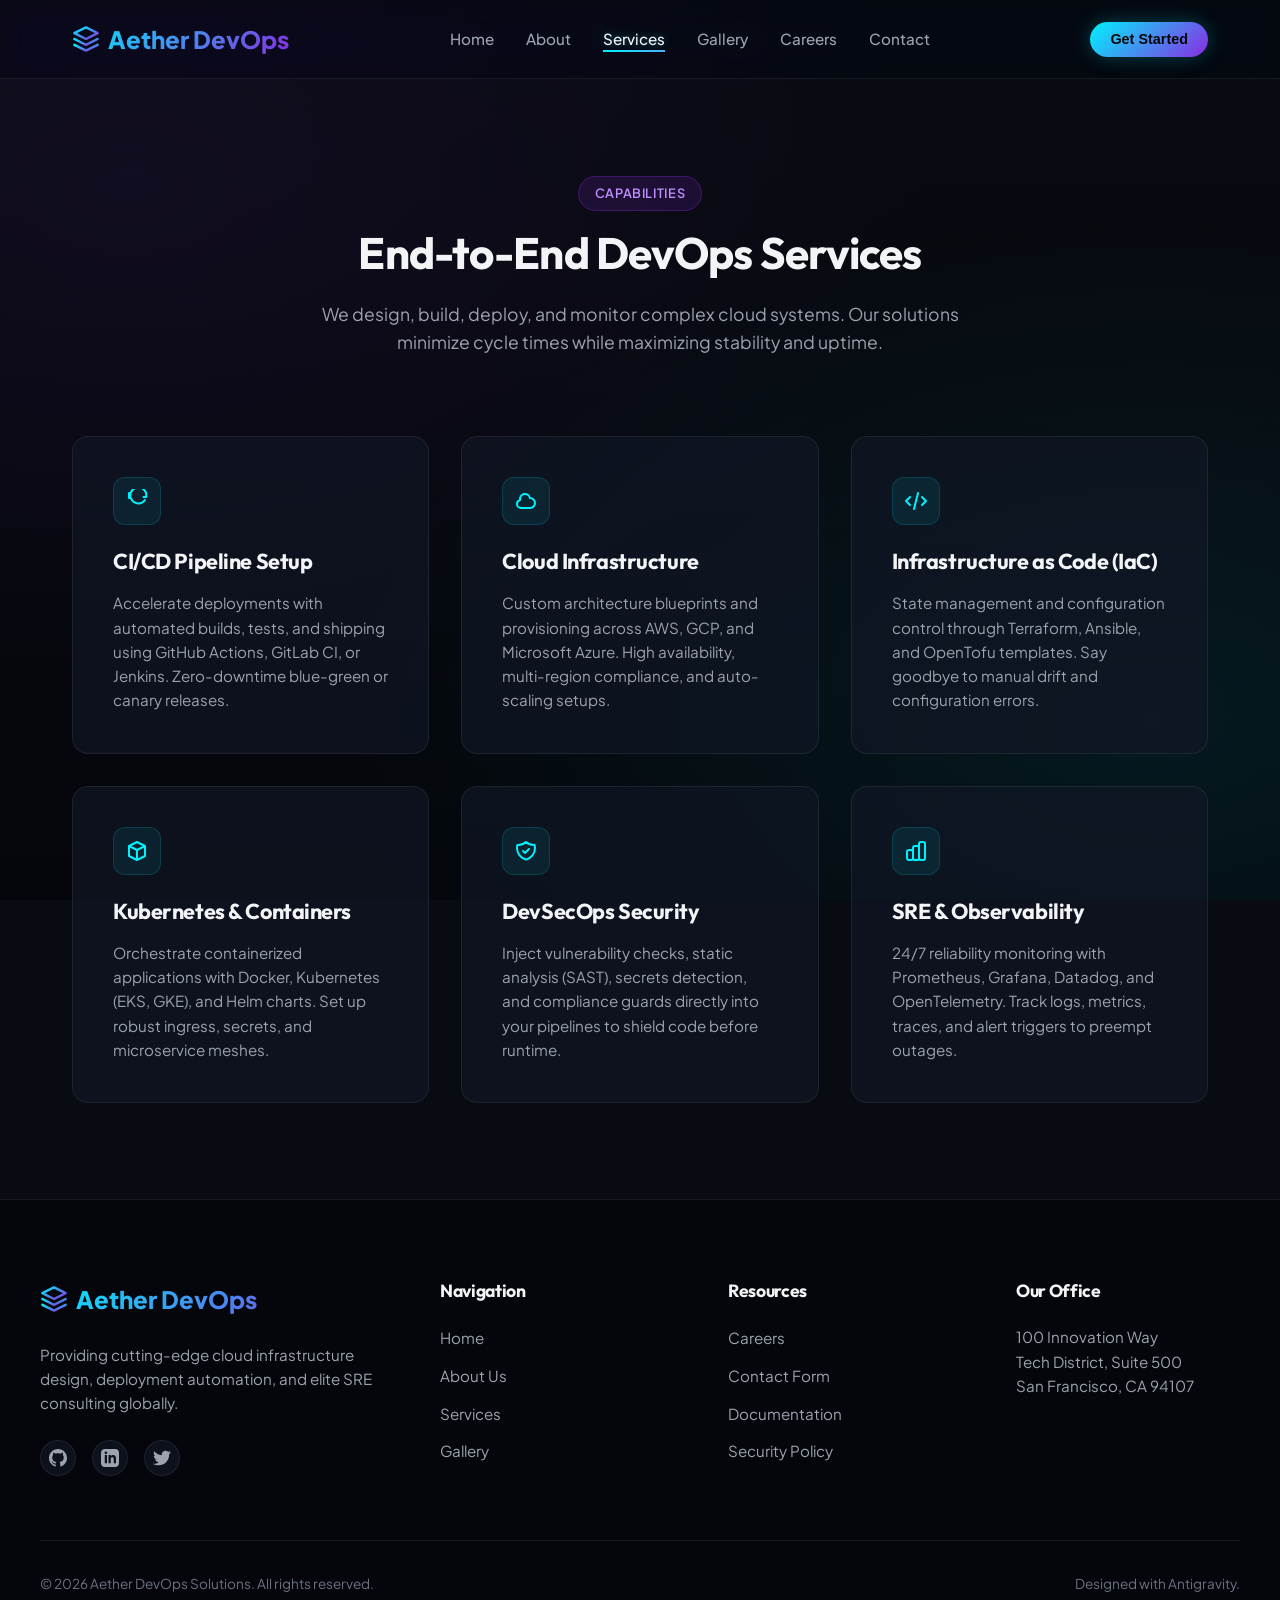
<file: src/main/webapp/services.html>
<!DOCTYPE html>
<html lang="en">
<head>
  <meta charset="UTF-8">
  <meta name="viewport" content="width=device-width, initial-scale=1.0">
  <title>Our Services - Aether DevOps</title>
  <meta name="description" content="Explore Aether DevOps services: CI/CD automation, Cloud migration, Infrastructure as Code, Kubernetes deployments, and SRE services.">
  <link rel="stylesheet" href="css/style.css">
</head>
<body>

  <!-- Logo Gradient Definition -->
  <svg style="width:0;height:0;position:absolute;" aria-hidden="true" focusable="false">
    <linearGradient id="logo-grad" x1="0%" y1="0%" x2="100%" y2="100%">
      <stop offset="0%" stop-color="#00f2fe" />
      <stop offset="100%" stop-color="#8a2be2" />
    </linearGradient>
  </svg>

  <!-- Navigation Bar -->
  <header>
    <div class="nav-container">
      <a href="index.html" class="logo">
        <svg viewBox="0 0 24 24" fill="none" stroke-width="2" stroke-linecap="round" stroke-linejoin="round">
          <polygon points="12 2 2 7 12 12 22 7 12 2" />
          <polyline points="2 17 12 22 22 17" />
          <polyline points="2 12 12 17 22 12" />
        </svg>
        <span>Aether DevOps</span>
      </a>
      <nav>
        <ul class="nav-links">
          <li><a href="index.html">Home</a></li>
          <li><a href="about.html">About</a></li>
          <li><a href="services.html" class="active">Services</a></li>
          <li><a href="gallery.html">Gallery</a></li>
          <li><a href="careers.html">Careers</a></li>
          <li><a href="contact.html">Contact</a></li>
        </ul>
      </nav>
      <button class="cta-btn" onclick="window.location.href='contact.html'">Get Started</button>
      <button class="menu-toggle" aria-label="Toggle Navigation">
        <span></span>
        <span></span>
        <span></span>
      </button>
    </div>
  </header>

  <!-- Main Content -->
  <main>
    <section class="section animate-fade-in" style="padding-top:6rem; padding-bottom:6rem;">
      <div class="section-header">
        <span class="section-badge">Capabilities</span>
        <h1 class="section-title">End-to-End DevOps Services</h1>
        <p class="section-subtitle">We design, build, deploy, and monitor complex cloud systems. Our solutions minimize cycle times while maximizing stability and uptime.</p>
      </div>

      <!-- Services Grid (6 services) -->
      <div class="grid-3">
        <!-- Service 1 -->
        <div class="card">
          <div class="card-icon">
            <svg style="width:24px;height:24px;" fill="none" stroke="currentColor" stroke-width="2" viewBox="0 0 24 24">
              <path stroke-linecap="round" stroke-linejoin="round" d="M4 4v5h.582m15.356 2A8.001 8.001 0 1121.21 8H18.5"></path>
            </svg>
          </div>
          <h3 class="card-title">CI/CD Pipeline Setup</h3>
          <p class="card-description">Accelerate deployments with automated builds, tests, and shipping using GitHub Actions, GitLab CI, or Jenkins. Zero-downtime blue-green or canary releases.</p>
        </div>

        <!-- Service 2 -->
        <div class="card">
          <div class="card-icon">
            <svg style="width:24px;height:24px;" fill="none" stroke="currentColor" stroke-width="2" viewBox="0 0 24 24">
              <path stroke-linecap="round" stroke-linejoin="round" d="M3 15a4 4 0 004 4h9a5 5 0 10-.1-9.999 5.002 5.002 0 10-9.78 2.096A4.001 4.001 0 003 15z"></path>
            </svg>
          </div>
          <h3 class="card-title">Cloud Infrastructure</h3>
          <p class="card-description">Custom architecture blueprints and provisioning across AWS, GCP, and Microsoft Azure. High availability, multi-region compliance, and auto-scaling setups.</p>
        </div>

        <!-- Service 3 -->
        <div class="card">
          <div class="card-icon">
            <svg style="width:24px;height:24px;" fill="none" stroke="currentColor" stroke-width="2" viewBox="0 0 24 24">
              <path stroke-linecap="round" stroke-linejoin="round" d="M10 20l4-16m4 4l4 4-4 4M6 16l-4-4 4-4"></path>
            </svg>
          </div>
          <h3 class="card-title">Infrastructure as Code (IaC)</h3>
          <p class="card-description">State management and configuration control through Terraform, Ansible, and OpenTofu templates. Say goodbye to manual drift and configuration errors.</p>
        </div>

        <!-- Service 4 -->
        <div class="card">
          <div class="card-icon">
            <svg style="width:24px;height:24px;" fill="none" stroke="currentColor" stroke-width="2" viewBox="0 0 24 24">
              <path stroke-linecap="round" stroke-linejoin="round" d="M20 7l-8-4-8 4m16 0l-8 4m8-4v10l-8 4m0-10L4 7m8 4v10M4 7v10l8 4"></path>
            </svg>
          </div>
          <h3 class="card-title">Kubernetes & Containers</h3>
          <p class="card-description">Orchestrate containerized applications with Docker, Kubernetes (EKS, GKE), and Helm charts. Set up robust ingress, secrets, and microservice meshes.</p>
        </div>

        <!-- Service 5 -->
        <div class="card">
          <div class="card-icon">
            <svg style="width:24px;height:24px;" fill="none" stroke="currentColor" stroke-width="2" viewBox="0 0 24 24">
              <path stroke-linecap="round" stroke-linejoin="round" d="M9 12l2 2 4-4m5.618-4.016A11.955 11.955 0 0112 2.944a11.955 11.955 0 01-8.618 3.04A12.02 12.02 0 003 9c0 5.591 3.824 10.29 9 11.622 5.176-1.332 9-6.03 9-11.622 0-1.042-.133-2.052-.382-3.016z"></path>
            </svg>
          </div>
          <h3 class="card-title">DevSecOps Security</h3>
          <p class="card-description">Inject vulnerability checks, static analysis (SAST), secrets detection, and compliance guards directly into your pipelines to shield code before runtime.</p>
        </div>

        <!-- Service 6 -->
        <div class="card">
          <div class="card-icon">
            <svg style="width:24px;height:24px;" fill="none" stroke="currentColor" stroke-width="2" viewBox="0 0 24 24">
              <path stroke-linecap="round" stroke-linejoin="round" d="M9 19v-6a2 2 0 00-2-2H5a2 2 0 00-2 2v6a2 2 0 002 2h2a2 2 0 002-2zm0 0V9a2 2 0 012-2h2a2 2 0 012 2v10m-6 0a2 2 0 002 2h2a2 2 0 002-2m0 0V5a2 2 0 012-2h2a2 2 0 012 2v14a2 2 0 01-2 2h-2a2 2 0 01-2-2z"></path>
            </svg>
          </div>
          <h3 class="card-title">SRE & Observability</h3>
          <p class="card-description">24/7 reliability monitoring with Prometheus, Grafana, Datadog, and OpenTelemetry. Track logs, metrics, traces, and alert triggers to preempt outages.</p>
        </div>
      </div>
    </section>
  </main>

  <!-- Footer -->
  <footer>
    <div class="footer-container">
      <div class="footer-info">
        <a href="index.html" class="logo">
          <svg viewBox="0 0 24 24" fill="none" stroke-width="2" stroke-linecap="round" stroke-linejoin="round">
            <polygon points="12 2 2 7 12 12 22 7 12 2" />
            <polyline points="2 17 12 22 22 17" />
            <polyline points="2 12 12 17 22 12" />
          </svg>
          <span>Aether DevOps</span>
        </a>
        <p>Providing cutting-edge cloud infrastructure design, deployment automation, and elite SRE consulting globally.</p>
        <div class="social-links">
          <a href="#" class="social-btn" aria-label="GitHub">
            <svg style="width:18px;height:18px;" fill="currentColor" viewBox="0 0 24 24"><path d="M12 0c-6.626 0-12 5.373-12 12 0 5.302 3.438 9.8 8.207 11.387.599.111.793-.261.793-.577v-2.234c-3.338.726-4.033-1.416-4.033-1.416-.546-1.387-1.333-1.756-1.333-1.756-1.089-.745.083-.729.083-.729 1.205.084 1.839 1.237 1.839 1.237 1.07 1.834 2.807 1.304 3.492.997.107-.775.418-1.305.762-1.604-2.665-.305-5.467-1.334-5.467-5.931 0-1.311.469-2.381 1.236-3.221-.124-.303-.535-1.524.117-3.176 0 0 1.008-.322 3.301 1.23.957-.266 1.983-.399 3.003-.404 1.02.005 2.047.138 3.006.404 2.291-1.552 3.297-1.23 3.297-1.23.653 1.653.242 2.874.118 3.176.77.84 1.235 1.911 1.235 3.221 0 4.609-2.807 5.624-5.479 5.921.43.372.823 1.102.823 2.222v3.293c0 .319.192.694.801.576 4.765-1.589 8.199-6.086 8.199-11.386 0-6.627-5.373-12-12-12z"/></svg>
          </a>
          <a href="#" class="social-btn" aria-label="LinkedIn">
            <svg style="width:18px;height:18px;" fill="currentColor" viewBox="0 0 24 24"><path d="M19 0h-14c-2.761 0-5 2.239-5 5v14c0 2.761 2.239 5 5 5h14c2.762 0 5-2.239 5-5v-14c0-2.761-2.238-5-5-5zm-11 19h-3v-11h3v11zm-1.5-12.268c-.966 0-1.75-.779-1.75-1.75s.784-1.75 1.75-1.75 1.75.779 1.75 1.75-.784 1.75-1.75 1.75zm13.5 12.268h-3v-5.604c0-3.368-4-3.113-4 0v5.604h-3v-11h3v1.765c1.396-2.586 7-2.777 7 2.476v6.759z"/></svg>
          </a>
          <a href="#" class="social-btn" aria-label="Twitter">
            <svg style="width:18px;height:18px;" fill="currentColor" viewBox="0 0 24 24"><path d="M24 4.557c-.883.392-1.832.656-2.828.775 1.017-.609 1.798-1.574 2.165-2.724-.951.564-2.005.974-3.127 1.195-.897-.957-2.178-1.555-3.594-1.555-3.179 0-5.515 2.966-4.797 6.045-4.091-.205-7.719-2.165-10.148-5.144-1.29 2.213-.669 5.108 1.523 6.574-.806-.026-1.566-.247-2.229-.616-.054 2.281 1.581 4.415 3.949 4.89-.693.188-1.452.232-2.224.084.626 1.956 2.444 3.379 4.6 3.419-2.07 1.623-4.678 2.348-7.29 2.04 2.179 1.397 4.768 2.212 7.548 2.212 9.142 0 14.307-7.721 13.995-14.646.962-.695 1.797-1.562 2.457-2.549z"/></svg>
          </a>
        </div>
      </div>
      <div class="footer-column">
        <h4>Navigation</h4>
        <ul>
          <li><a href="index.html">Home</a></li>
          <li><a href="about.html">About Us</a></li>
          <li><a href="services.html">Services</a></li>
          <li><a href="gallery.html">Gallery</a></li>
        </ul>
      </div>
      <div class="footer-column">
        <h4>Resources</h4>
        <ul>
          <li><a href="careers.html">Careers</a></li>
          <li><a href="contact.html">Contact Form</a></li>
          <li><a href="https://github.com" target="_blank" rel="noopener">Documentation</a></li>
          <li><a href="#">Security Policy</a></li>
        </ul>
      </div>
      <div class="footer-column">
        <h4>Our Office</h4>
        <p style="color:var(--text-secondary);font-size:0.95rem;">
          100 Innovation Way<br>
          Tech District, Suite 500<br>
          San Francisco, CA 94107
        </p>
      </div>
    </div>
    <div class="footer-bottom">
      <span>&copy; 2026 Aether DevOps Solutions. All rights reserved.</span>
      <span>Designed with Antigravity.</span>
    </div>
  </footer>

  <script src="js/main.js"></script>
</body>
</html>
</file>
<file: src/main/webapp/css/style.css>
/* style.css - Premium Glassmorphic Dark-Themed DevOps Stylesheet */
@import url('https://fonts.googleapis.com/css2?family=Outfit:wght@300;400;500;600;700;800&family=Plus+Jakarta+Sans:wght@300;400;500;600;700;800&family=JetBrains+Mono:wght@400;500&display=swap');

:root {
  /* Colors */
  --bg-dark: #080b11;
  --bg-darker: #04060b;
  --surface: rgba(17, 24, 39, 0.65);
  --surface-border: rgba(255, 255, 255, 0.07);
  --surface-hover: rgba(255, 255, 255, 0.03);
  
  --primary: #00f2fe;
  --primary-glow: rgba(0, 242, 254, 0.15);
  --secondary: #8a2be2;
  --secondary-glow: rgba(138, 43, 226, 0.15);
  --accent: #ff007f;
  
  --text-primary: #f3f4f6;
  --text-secondary: #9ca3af;
  --text-muted: #6b7280;
  
  --gradient-primary: linear-gradient(135deg, #00f2fe 0%, #4facfe 100%);
  --gradient-neon: linear-gradient(135deg, #00f2fe 0%, #8a2be2 100%);
  --gradient-dark: linear-gradient(180deg, #080b11 0%, #04060b 100%);
  
  /* Fonts */
  --font-heading: 'Outfit', sans-serif;
  --font-body: 'Plus Jakarta Sans', sans-serif;
  --font-mono: 'JetBrains Mono', monospace;
  
  /* Transitions */
  --transition-fast: 0.2s cubic-bezier(0.4, 0, 0.2, 1);
  --transition-normal: 0.3s cubic-bezier(0.4, 0, 0.2, 1);
  --transition-slow: 0.5s cubic-bezier(0.4, 0, 0.2, 1);
  
  /* Shadows & Blurs */
  --glass-blur: blur(12px) saturate(180%);
  --shadow-neon: 0 0 20px rgba(0, 242, 254, 0.25);
  --shadow-purple: 0 0 20px rgba(138, 43, 226, 0.25);
}

/* Reset & Base Styles */
*, *::before, *::after {
  box-sizing: border-box;
  margin: 0;
  padding: 0;
}

html {
  scroll-behavior: smooth;
  font-size: 16px;
}

body {
  background-color: var(--bg-dark);
  background-image: 
    radial-gradient(at 10% 20%, rgba(138, 43, 226, 0.08) 0px, transparent 50%),
    radial-gradient(at 90% 80%, rgba(0, 242, 254, 0.08) 0px, transparent 50%),
    linear-gradient(180deg, var(--bg-dark) 0%, var(--bg-darker) 100%);
  background-attachment: fixed;
  color: var(--text-primary);
  font-family: var(--font-body);
  line-height: 1.6;
  overflow-x: hidden;
}

/* Custom Scrollbar */
::-webkit-scrollbar {
  width: 8px;
}
::-webkit-scrollbar-track {
  background: var(--bg-darker);
}
::-webkit-scrollbar-thumb {
  background: rgba(255, 255, 255, 0.1);
  border-radius: 4px;
}
::-webkit-scrollbar-thumb:hover {
  background: var(--gradient-primary);
}

/* Typography */
h1, h2, h3, h4, h5, h6 {
  font-family: var(--font-heading);
  font-weight: 700;
  letter-spacing: -0.02em;
  line-height: 1.2;
}

a {
  color: inherit;
  text-decoration: none;
  transition: var(--transition-fast);
}

/* Navigation Bar (Glassmorphic) */
header {
  position: fixed;
  top: 0;
  left: 0;
  width: 100%;
  z-index: 1000;
  background-color: rgba(4, 6, 11, 0.4);
  backdrop-filter: var(--glass-blur);
  -webkit-backdrop-filter: var(--glass-blur);
  border-bottom: 1px solid var(--surface-border);
  transition: var(--transition-normal);
}

header.scrolled {
  background-color: rgba(4, 6, 11, 0.85);
  box-shadow: 0 4px 30px rgba(0, 0, 0, 0.4);
}

.nav-container {
  max-width: 1200px;
  margin: 0 auto;
  padding: 1.25rem 2rem;
  display: flex;
  justify-content: space-between;
  align-items: center;
}

.logo {
  font-size: 1.5rem;
  font-weight: 800;
  background: var(--gradient-neon);
  -webkit-background-clip: text;
  -webkit-text-fill-color: transparent;
  display: flex;
  align-items: center;
  gap: 0.5rem;
}

.logo svg {
  width: 28px;
  height: 28px;
  stroke: url(#logo-grad);
}

.nav-links {
  display: flex;
  list-style: none;
  gap: 2rem;
  align-items: center;
}

.nav-links a {
  font-weight: 500;
  font-size: 0.95rem;
  color: var(--text-secondary);
  position: relative;
  padding: 0.25rem 0;
}

.nav-links a::after {
  content: '';
  position: absolute;
  bottom: 0;
  left: 0;
  width: 0;
  height: 2px;
  background: var(--gradient-primary);
  transition: var(--transition-normal);
}

.nav-links a:hover,
.nav-links a.active {
  color: var(--text-primary);
  text-shadow: 0 0 10px rgba(0, 242, 254, 0.4);
}

.nav-links a:hover::after,
.nav-links a.active::after {
  width: 100%;
}

.cta-btn {
  background: var(--gradient-neon);
  padding: 0.6rem 1.25rem;
  border-radius: 50px;
  font-weight: 600;
  font-size: 0.9rem;
  color: var(--bg-darker);
  box-shadow: var(--shadow-neon);
  border: none;
  cursor: pointer;
  transition: var(--transition-normal);
}

.cta-btn:hover {
  transform: translateY(-2px);
  box-shadow: 0 0 25px rgba(138, 43, 226, 0.6);
  color: #fff;
}

.menu-toggle {
  display: none;
  flex-direction: column;
  gap: 6px;
  background: none;
  border: none;
  cursor: pointer;
  z-index: 1001;
}

.menu-toggle span {
  width: 25px;
  height: 2px;
  background-color: var(--text-primary);
  transition: var(--transition-normal);
}

/* Page Layout Wrapper */
main {
  margin-top: 80px;
}

/* Hero Section */
.hero {
  position: relative;
  min-height: calc(90vh - 80px);
  display: flex;
  align-items: center;
  padding: 4rem 2rem;
  max-width: 1200px;
  margin: 0 auto;
  z-index: 1;
}

.hero-grid {
  display: grid;
  grid-template-columns: 1.2fr 0.8fr;
  gap: 4rem;
  align-items: center;
  width: 100%;
}

.hero-content h1 {
  font-size: 4rem;
  line-height: 1.1;
  margin-bottom: 1.5rem;
  font-weight: 800;
}

.hero-content h1 span.gradient-text {
  background: var(--gradient-neon);
  -webkit-background-clip: text;
  -webkit-text-fill-color: transparent;
  position: relative;
  display: inline-block;
}

.hero-content p {
  font-size: 1.2rem;
  color: var(--text-secondary);
  margin-bottom: 2.5rem;
  max-width: 600px;
}

.hero-actions {
  display: flex;
  gap: 1.25rem;
}

.btn {
  padding: 0.8rem 2rem;
  border-radius: 8px;
  font-weight: 600;
  cursor: pointer;
  display: inline-flex;
  align-items: center;
  gap: 0.5rem;
  transition: var(--transition-normal);
}

.btn-primary {
  background: var(--gradient-primary);
  color: var(--bg-darker);
  border: none;
  box-shadow: var(--shadow-neon);
}

.btn-primary:hover {
  transform: translateY(-2px);
  box-shadow: 0 0 30px rgba(0, 242, 254, 0.4);
}

.btn-secondary {
  background: transparent;
  color: var(--text-primary);
  border: 1px solid var(--surface-border);
  backdrop-filter: var(--glass-blur);
}

.btn-secondary:hover {
  background: var(--surface-hover);
  border-color: var(--primary);
  transform: translateY(-2px);
}

.hero-visual {
  position: relative;
  display: flex;
  justify-content: center;
  align-items: center;
}

/* Glass Card / Dashboard Mockup */
.dashboard-mockup {
  background: var(--surface);
  border: 1px solid var(--surface-border);
  backdrop-filter: var(--glass-blur);
  border-radius: 16px;
  padding: 1.5rem;
  width: 100%;
  max-width: 450px;
  box-shadow: 0 20px 40px rgba(0, 0, 0, 0.6);
  position: relative;
}

.dashboard-mockup::before {
  content: '';
  position: absolute;
  inset: -1px;
  background: var(--gradient-neon);
  border-radius: 16px;
  z-index: -1;
  mask: linear-gradient(#fff 0 0) content-box, linear-gradient(#fff 0 0);
  -webkit-mask: linear-gradient(#fff 0 0) content-box, linear-gradient(#fff 0 0);
  mask-composite: exclude;
  -webkit-mask-composite: xor;
  opacity: 0.5;
}

.mockup-header {
  display: flex;
  justify-content: space-between;
  align-items: center;
  margin-bottom: 1.5rem;
  border-bottom: 1px solid var(--surface-border);
  padding-bottom: 0.75rem;
}

.dots {
  display: flex;
  gap: 6px;
}

.dots span {
  width: 10px;
  height: 10px;
  border-radius: 50%;
}
.dots span:nth-child(1) { background-color: #ff5f56; }
.dots span:nth-child(2) { background-color: #ffbd2e; }
.dots span:nth-child(3) { background-color: #27c93f; }

.mockup-title {
  font-family: var(--font-mono);
  font-size: 0.8rem;
  color: var(--text-muted);
}

.mockup-body {
  font-family: var(--font-mono);
  font-size: 0.85rem;
  color: var(--primary);
  display: flex;
  flex-direction: column;
  gap: 0.75rem;
}

.pipeline-step {
  display: flex;
  align-items: center;
  gap: 1rem;
  background: rgba(255, 255, 255, 0.02);
  padding: 0.75rem 1rem;
  border-radius: 8px;
  border: 1px solid var(--surface-border);
  transition: var(--transition-normal);
}

.pipeline-step:hover {
  background: rgba(0, 242, 254, 0.03);
  border-color: var(--primary);
  transform: translateX(4px);
}

.step-icon {
  width: 24px;
  height: 24px;
  border-radius: 50%;
  display: flex;
  align-items: center;
  justify-content: center;
  background: rgba(0, 242, 254, 0.1);
  color: var(--primary);
}

.step-info {
  flex-grow: 1;
}

.step-name {
  font-weight: 600;
  color: var(--text-primary);
  font-family: var(--font-heading);
  font-size: 0.9rem;
}

.step-status {
  font-size: 0.75rem;
  color: var(--text-secondary);
}

.step-status.success { color: #10b981; }
.step-status.running { color: #f59e0b; animation: pulse 1.5s infinite; }

@keyframes pulse {
  0% { opacity: 0.4; }
  50% { opacity: 1; }
  100% { opacity: 0.4; }
}

/* Feature Showcase Grid */
.section {
  padding: 8rem 2rem;
  max-width: 1200px;
  margin: 0 auto;
}

.section-header {
  text-align: center;
  max-width: 700px;
  margin: 0 auto 5rem auto;
}

.section-badge {
  display: inline-block;
  padding: 0.4rem 1rem;
  background: rgba(138, 43, 226, 0.15);
  border: 1px solid rgba(138, 43, 226, 0.3);
  color: #bf8eff;
  border-radius: 50px;
  font-size: 0.8rem;
  font-weight: 600;
  text-transform: uppercase;
  letter-spacing: 0.05em;
  margin-bottom: 1rem;
}

.section-title {
  font-size: 2.75rem;
  margin-bottom: 1.25rem;
}

.section-subtitle {
  color: var(--text-secondary);
  font-size: 1.1rem;
}

.grid-3 {
  display: grid;
  grid-template-columns: repeat(auto-fit, minmax(320px, 1fr));
  gap: 2rem;
}

.card {
  background: var(--surface);
  border: 1px solid var(--surface-border);
  border-radius: 16px;
  padding: 2.5rem;
  position: relative;
  overflow: hidden;
  transition: var(--transition-normal);
  backdrop-filter: var(--glass-blur);
}

.card:hover {
  transform: translateY(-8px);
  border-color: rgba(0, 242, 254, 0.25);
  box-shadow: 0 10px 30px rgba(0, 242, 254, 0.05);
}

.card::before {
  content: '';
  position: absolute;
  top: 0;
  left: 0;
  width: 100%;
  height: 100%;
  background: radial-gradient(circle at top right, rgba(0, 242, 254, 0.05), transparent 60%);
  opacity: 0;
  transition: var(--transition-normal);
}

.card:hover::before {
  opacity: 1;
}

.card-icon {
  width: 48px;
  height: 48px;
  border-radius: 12px;
  background: rgba(0, 242, 254, 0.08);
  color: var(--primary);
  display: flex;
  align-items: center;
  justify-content: center;
  margin-bottom: 1.5rem;
  border: 1px solid rgba(0, 242, 254, 0.15);
  transition: var(--transition-normal);
}

.card:hover .card-icon {
  background: var(--gradient-primary);
  color: var(--bg-darker);
  transform: scale(1.05);
}

.card-title {
  font-size: 1.35rem;
  margin-bottom: 1rem;
}

.card-description {
  color: var(--text-secondary);
  font-size: 0.95rem;
}

/* Pipeline Simulator / Tech Visuals */
.visual-interactive {
  position: relative;
  width: 100%;
  min-height: 400px;
  background: var(--surface);
  border: 1px solid var(--surface-border);
  border-radius: 16px;
  padding: 2rem;
  display: flex;
  flex-direction: column;
  gap: 2rem;
  overflow: hidden;
}

.terminal-title-bar {
  display: flex;
  justify-content: space-between;
  align-items: center;
  font-family: var(--font-mono);
  font-size: 0.8rem;
  color: var(--text-muted);
}

.terminal-logs {
  font-family: var(--font-mono);
  font-size: 0.85rem;
  background: rgba(0, 0, 0, 0.4);
  border-radius: 8px;
  padding: 1.5rem;
  height: 250px;
  overflow-y: auto;
  border: 1px solid rgba(255, 255, 255, 0.03);
}

.terminal-line {
  margin-bottom: 0.5rem;
  color: var(--text-secondary);
}

.terminal-line.cmd {
  color: var(--primary);
}

.terminal-line.success {
  color: #10b981;
}

/* Careers & Accordion Styles */
.jobs-list {
  display: flex;
  flex-direction: column;
  gap: 1.5rem;
  max-width: 900px;
  margin: 0 auto;
}

.job-item {
  background: var(--surface);
  border: 1px solid var(--surface-border);
  border-radius: 12px;
  overflow: hidden;
  transition: var(--transition-normal);
}

.job-header {
  padding: 1.5rem 2rem;
  display: flex;
  justify-content: space-between;
  align-items: center;
  cursor: pointer;
}

.job-title-group h3 {
  font-size: 1.25rem;
  margin-bottom: 0.25rem;
}

.job-meta {
  display: flex;
  gap: 1rem;
  font-size: 0.85rem;
  color: var(--text-secondary);
}

.job-arrow {
  transition: transform var(--transition-normal);
  color: var(--primary);
}

.job-item.active {
  border-color: var(--primary);
  background: rgba(0, 242, 254, 0.02);
}

.job-item.active .job-arrow {
  transform: rotate(180deg);
}

.job-details {
  max-height: 0;
  overflow: hidden;
  transition: max-height var(--transition-normal) ease-out;
  border-top: 0px solid var(--surface-border);
  padding: 0 2rem;
}

.job-item.active .job-details {
  padding: 2rem;
  border-top-width: 1px;
  max-height: 500px;
}

.job-description {
  color: var(--text-secondary);
  margin-bottom: 1.5rem;
}

.job-requirements {
  margin-bottom: 2rem;
}

.job-requirements h4 {
  margin-bottom: 0.75rem;
}

.job-requirements ul {
  list-style-type: none;
  display: flex;
  flex-direction: column;
  gap: 0.5rem;
}

.job-requirements li {
  position: relative;
  padding-left: 1.5rem;
  font-size: 0.95rem;
  color: var(--text-secondary);
}

.job-requirements li::before {
  content: "✔";
  position: absolute;
  left: 0;
  color: var(--primary);
}

/* Gallery Filter and Lightbox */
.gallery-filters {
  display: flex;
  justify-content: center;
  gap: 1rem;
  margin-bottom: 3rem;
  flex-wrap: wrap;
}

.filter-btn {
  background: var(--surface);
  border: 1px solid var(--surface-border);
  color: var(--text-secondary);
  padding: 0.6rem 1.5rem;
  border-radius: 50px;
  font-weight: 600;
  cursor: pointer;
  transition: var(--transition-normal);
}

.filter-btn:hover,
.filter-btn.active {
  background: var(--gradient-primary);
  color: var(--bg-darker);
  border-color: transparent;
  box-shadow: var(--shadow-neon);
}

.gallery-grid {
  display: grid;
  grid-template-columns: repeat(auto-fill, minmax(320px, 1fr));
  gap: 1.5rem;
}

.gallery-item {
  position: relative;
  border-radius: 12px;
  overflow: hidden;
  height: 250px;
  border: 1px solid var(--surface-border);
  cursor: pointer;
  background-color: var(--surface);
  transition: var(--transition-normal);
}

.gallery-item img {
  width: 100%;
  height: 100%;
  object-fit: cover;
  transition: var(--transition-slow);
}

.gallery-item:hover img {
  transform: scale(1.1);
}

.gallery-overlay {
  position: absolute;
  inset: 0;
  background: linear-gradient(0deg, rgba(4, 6, 11, 0.9) 0%, rgba(4, 6, 11, 0.2) 100%);
  opacity: 0;
  display: flex;
  flex-direction: column;
  justify-content: flex-end;
  padding: 1.5rem;
  transition: var(--transition-normal);
}

.gallery-item:hover .gallery-overlay {
  opacity: 1;
}

.gallery-overlay h3 {
  font-size: 1.2rem;
  color: var(--text-primary);
}

.gallery-overlay p {
  font-size: 0.85rem;
  color: var(--primary);
}

/* Lightbox Modal */
.lightbox {
  position: fixed;
  inset: 0;
  background: rgba(4, 6, 11, 0.95);
  backdrop-filter: blur(8px);
  z-index: 2000;
  display: none;
  justify-content: center;
  align-items: center;
  opacity: 0;
  transition: opacity var(--transition-normal);
}

.lightbox.active {
  display: flex;
  opacity: 1;
}

.lightbox-content {
  position: relative;
  max-width: 85%;
  max-height: 80%;
}

.lightbox-content img {
  width: 100%;
  height: 100%;
  object-fit: contain;
  border-radius: 8px;
  border: 1px solid var(--surface-border);
  box-shadow: 0 20px 50px rgba(0, 0, 0, 0.8);
}

.lightbox-close {
  position: absolute;
  top: -40px;
  right: 0;
  background: none;
  border: none;
  color: var(--text-primary);
  font-size: 2rem;
  cursor: pointer;
}

.lightbox-caption {
  color: var(--text-primary);
  text-align: center;
  margin-top: 1rem;
  font-family: var(--font-heading);
}

/* Contact Form CSS */
.contact-grid {
  display: grid;
  grid-template-columns: 1.2fr 0.8fr;
  gap: 4rem;
  align-items: start;
}

.contact-form-container {
  background: var(--surface);
  border: 1px solid var(--surface-border);
  border-radius: 16px;
  padding: 3rem;
  backdrop-filter: var(--glass-blur);
  position: relative;
}

.contact-form {
  display: flex;
  flex-direction: column;
  gap: 1.5rem;
}

.form-group {
  display: flex;
  flex-direction: column;
  gap: 0.5rem;
}

.form-group label {
  font-size: 0.85rem;
  font-weight: 600;
  color: var(--text-secondary);
}

.form-control {
  background: rgba(0, 0, 0, 0.3);
  border: 1px solid var(--surface-border);
  border-radius: 8px;
  padding: 0.8rem 1rem;
  color: var(--text-primary);
  font-family: var(--font-body);
  font-size: 0.95rem;
  transition: var(--transition-normal);
}

.form-control:focus {
  outline: none;
  border-color: var(--primary);
  box-shadow: 0 0 10px rgba(0, 242, 254, 0.15);
  background: rgba(0, 0, 0, 0.5);
}

textarea.form-control {
  resize: vertical;
  min-height: 120px;
}

.contact-info-panel {
  display: flex;
  flex-direction: column;
  gap: 2.5rem;
}

.info-item {
  display: flex;
  gap: 1.25rem;
  align-items: flex-start;
}

.info-icon {
  width: 44px;
  height: 44px;
  background: rgba(0, 242, 254, 0.08);
  border: 1px solid rgba(0, 242, 254, 0.15);
  border-radius: 50%;
  display: flex;
  align-items: center;
  justify-content: center;
  color: var(--primary);
  flex-shrink: 0;
}

.info-details h4 {
  font-size: 1.1rem;
  margin-bottom: 0.25rem;
}

.info-details p {
  color: var(--text-secondary);
  font-size: 0.95rem;
}

/* Footer Style */
footer {
  background-color: var(--bg-darker);
  border-top: 1px solid var(--surface-border);
  padding: 5rem 2rem 2rem 2rem;
}

.footer-container {
  max-width: 1200px;
  margin: 0 auto;
  display: grid;
  grid-template-columns: 1.5fr 1fr 1fr 1fr;
  gap: 4rem;
  margin-bottom: 4rem;
}

.footer-info .logo {
  margin-bottom: 1.5rem;
}

.footer-info p {
  color: var(--text-secondary);
  font-size: 0.95rem;
  margin-bottom: 1.5rem;
}

.social-links {
  display: flex;
  gap: 1rem;
}

.social-btn {
  width: 36px;
  height: 36px;
  border-radius: 50%;
  background: var(--surface);
  border: 1px solid var(--surface-border);
  display: flex;
  align-items: center;
  justify-content: center;
  color: var(--text-secondary);
  transition: var(--transition-normal);
}

.social-btn:hover {
  background: var(--gradient-primary);
  color: var(--bg-darker);
  border-color: transparent;
  transform: translateY(-2px);
}

.footer-column h4 {
  font-size: 1.1rem;
  margin-bottom: 1.5rem;
  position: relative;
}

.footer-column ul {
  list-style: none;
  display: flex;
  flex-direction: column;
  gap: 0.75rem;
}

.footer-column a {
  color: var(--text-secondary);
  font-size: 0.95rem;
}

.footer-column a:hover {
  color: var(--primary);
  padding-left: 4px;
}

.footer-bottom {
  max-width: 1200px;
  margin: 0 auto;
  padding-top: 2rem;
  border-top: 1px solid var(--surface-border);
  display: flex;
  justify-content: space-between;
  align-items: center;
  color: var(--text-muted);
  font-size: 0.85rem;
  flex-wrap: wrap;
  gap: 1rem;
}

/* Animations */
@keyframes fadeInUp {
  from {
    opacity: 0;
    transform: translateY(20px);
  }
  to {
    opacity: 1;
    transform: translateY(0);
  }
}

.animate-fade-in {
  animation: fadeInUp 0.8s ease-out forwards;
}

/* Responsive Rules */
@media (max-width: 1024px) {
  .hero-grid {
    grid-template-columns: 1fr;
    gap: 3rem;
  }
  .hero-content {
    text-align: center;
    display: flex;
    flex-direction: column;
    align-items: center;
  }
  .hero-content p {
    margin: 0 auto 2rem auto;
  }
  .hero-actions {
    justify-content: center;
  }
  .contact-grid {
    grid-template-columns: 1fr;
    gap: 3rem;
  }
  .footer-container {
    grid-template-columns: 1fr 1fr;
    gap: 3rem;
  }
}

@media (max-width: 768px) {
  .nav-links {
    position: fixed;
    top: 80px;
    left: -100%;
    width: 100%;
    height: calc(100vh - 80px);
    background-color: rgba(4, 6, 11, 0.95);
    backdrop-filter: var(--glass-blur);
    flex-direction: column;
    padding: 4rem 2rem;
    gap: 2.5rem;
    transition: var(--transition-normal);
  }
  
  .nav-links.active {
    left: 0;
  }
  
  .menu-toggle {
    display: flex;
  }
  
  .menu-toggle.active span:nth-child(1) {
    transform: translateY(8px) rotate(45deg);
  }
  .menu-toggle.active span:nth-child(2) {
    opacity: 0;
  }
  .menu-toggle.active span:nth-child(3) {
    transform: translateY(-8px) rotate(-45deg);
  }
  
  .hero-content h1 {
    font-size: 2.75rem;
  }
  
  .footer-container {
    grid-template-columns: 1fr;
  }
}
</file>
